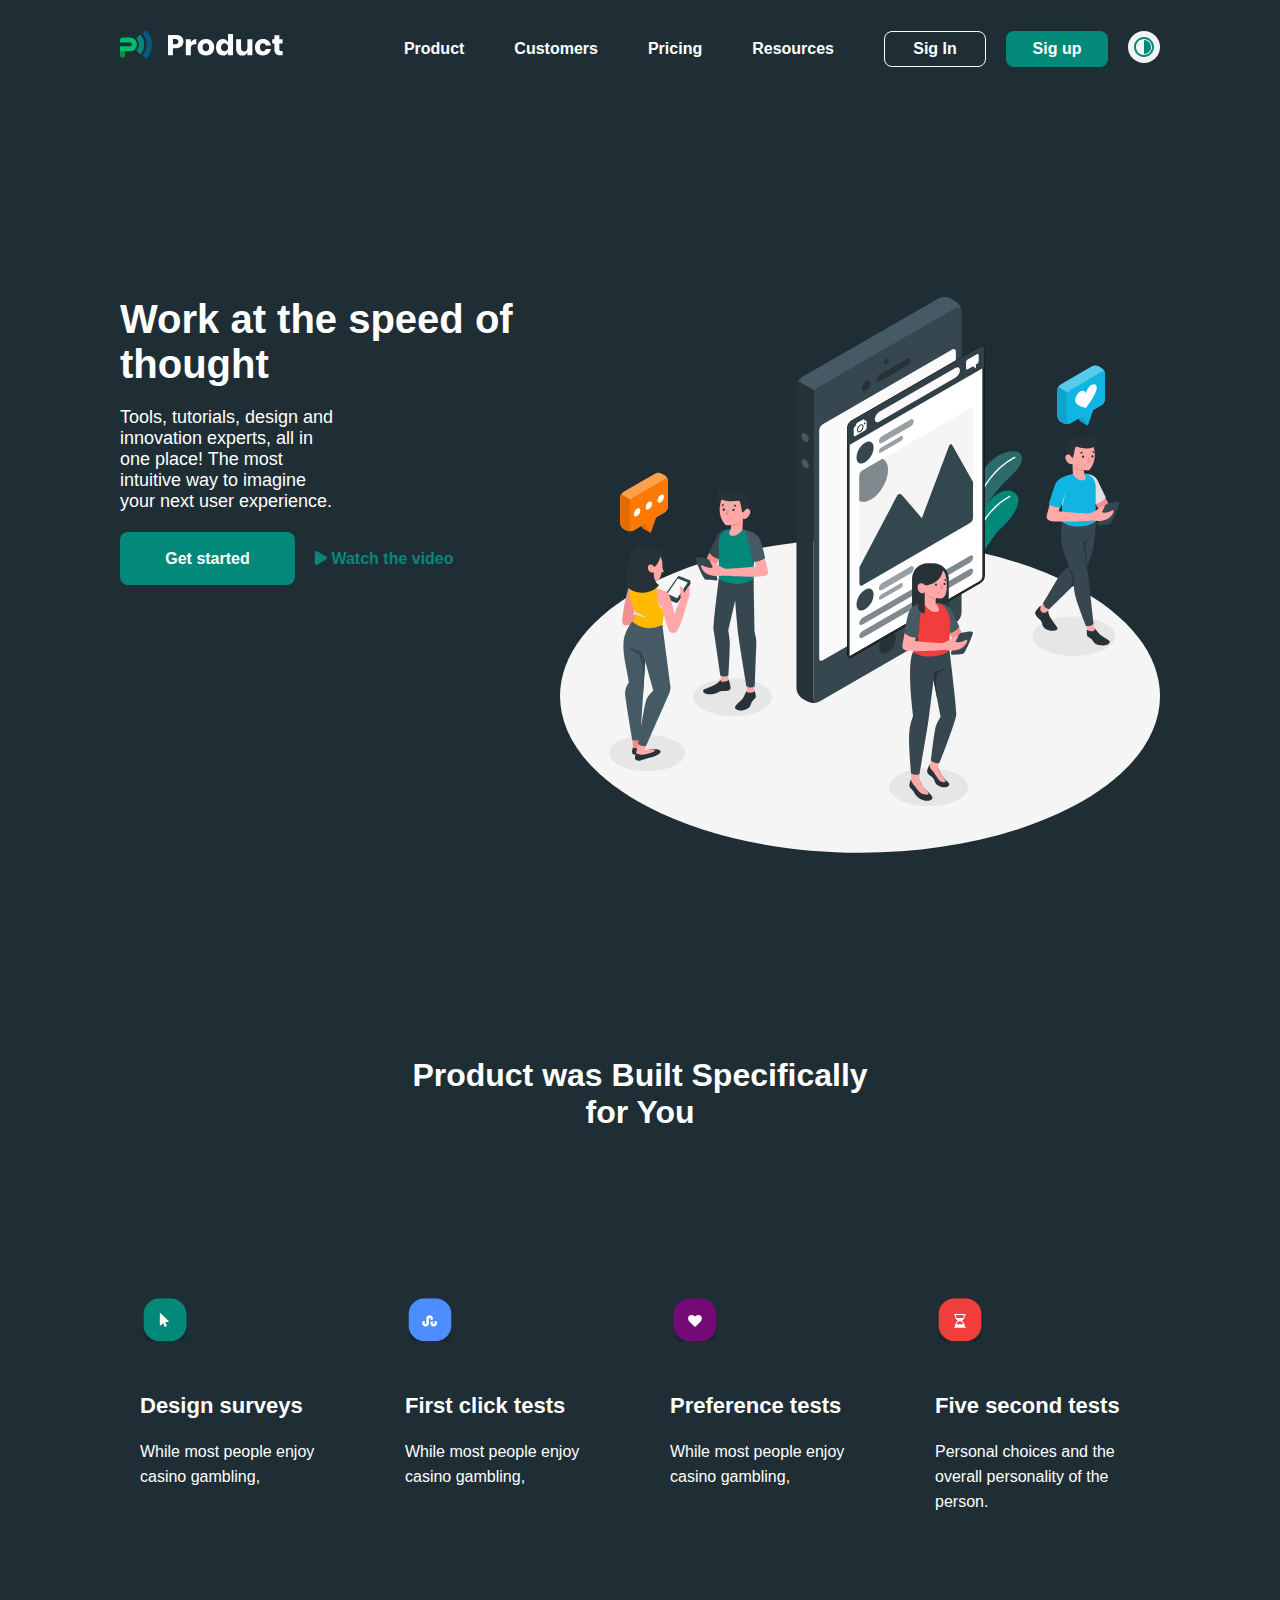
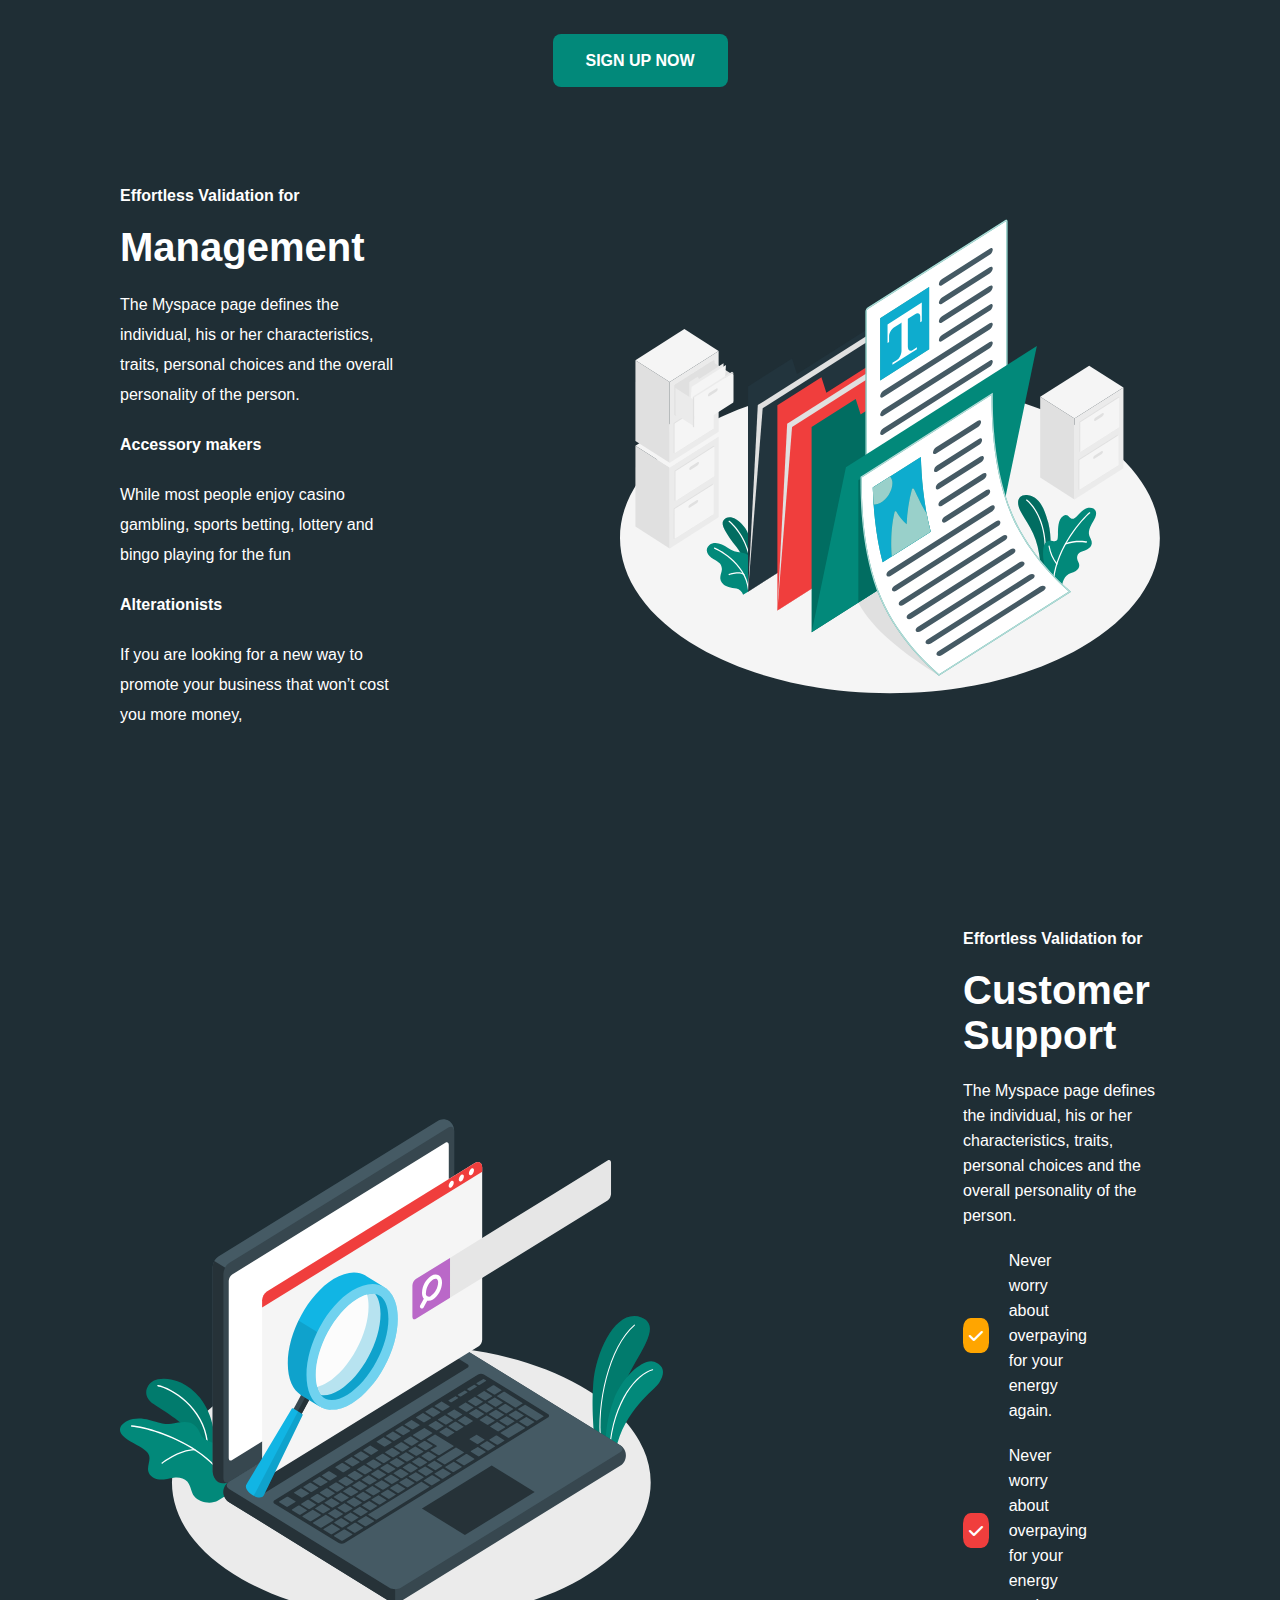
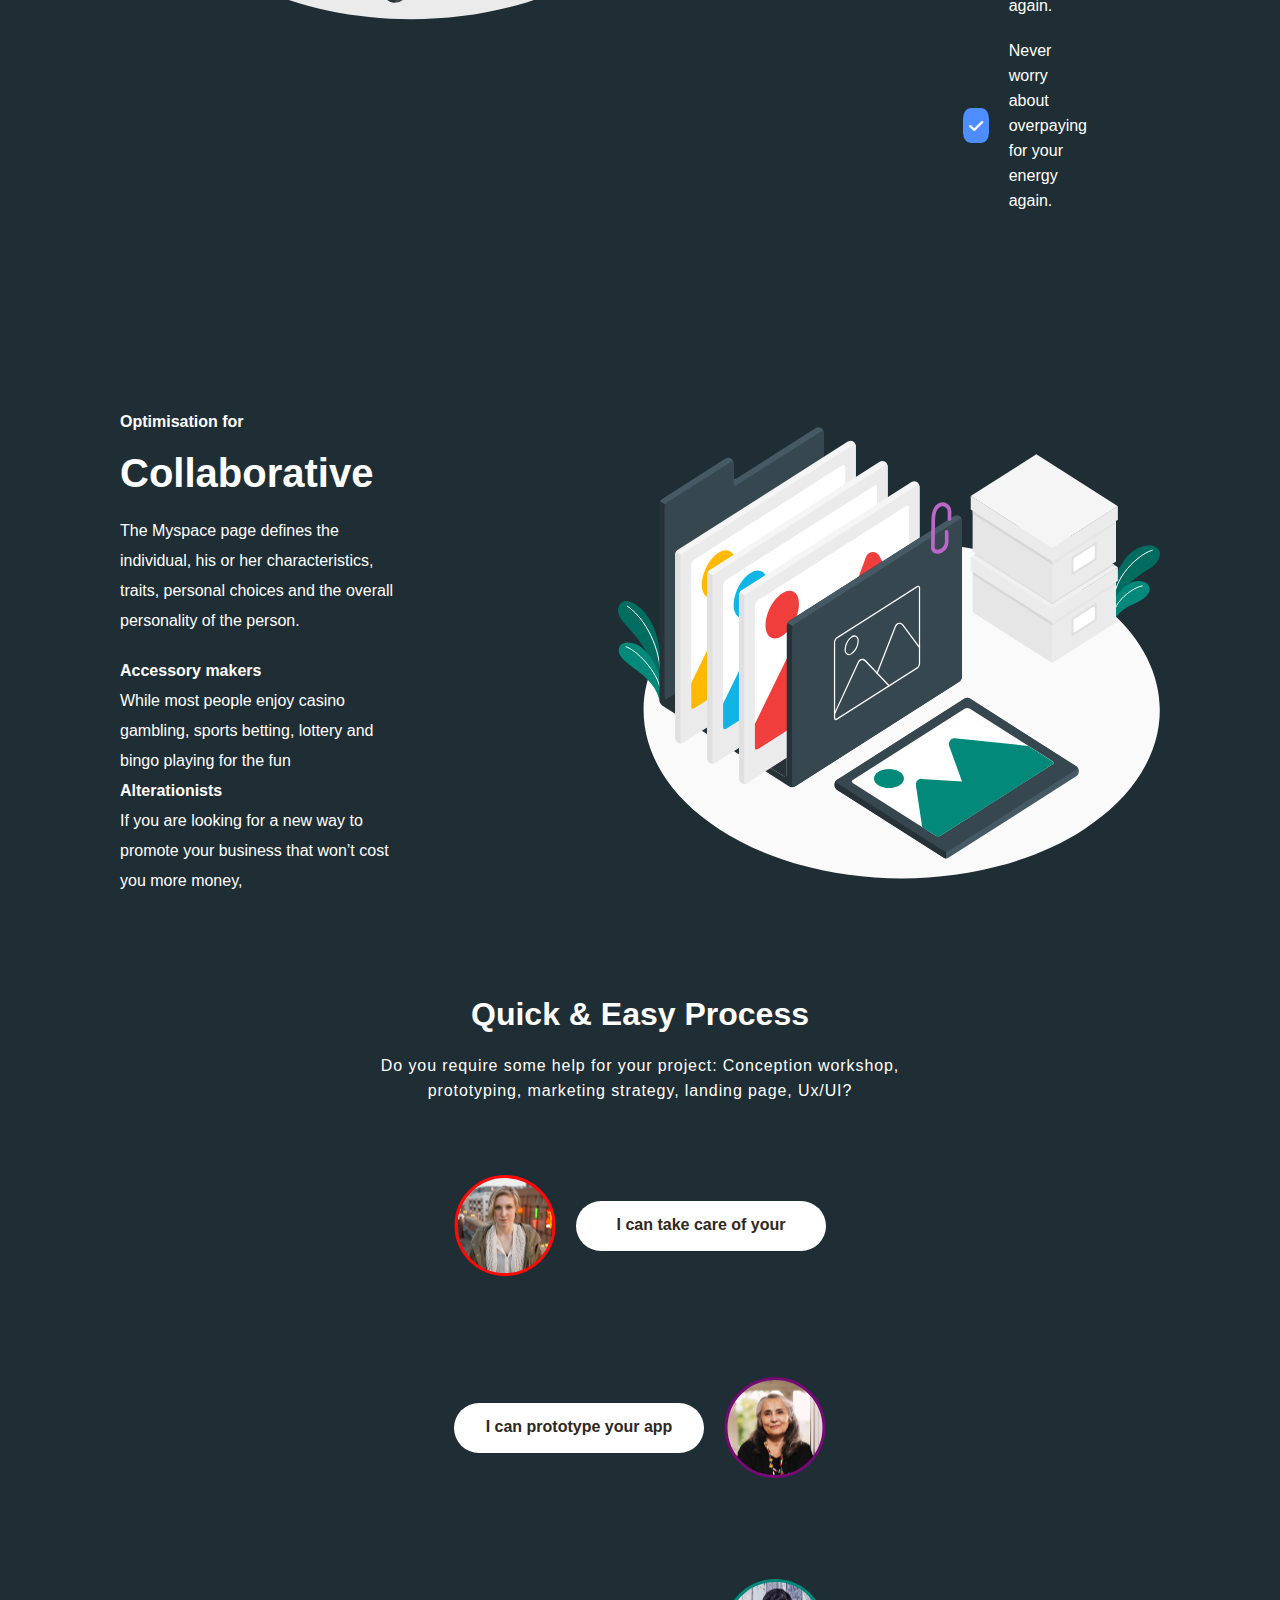
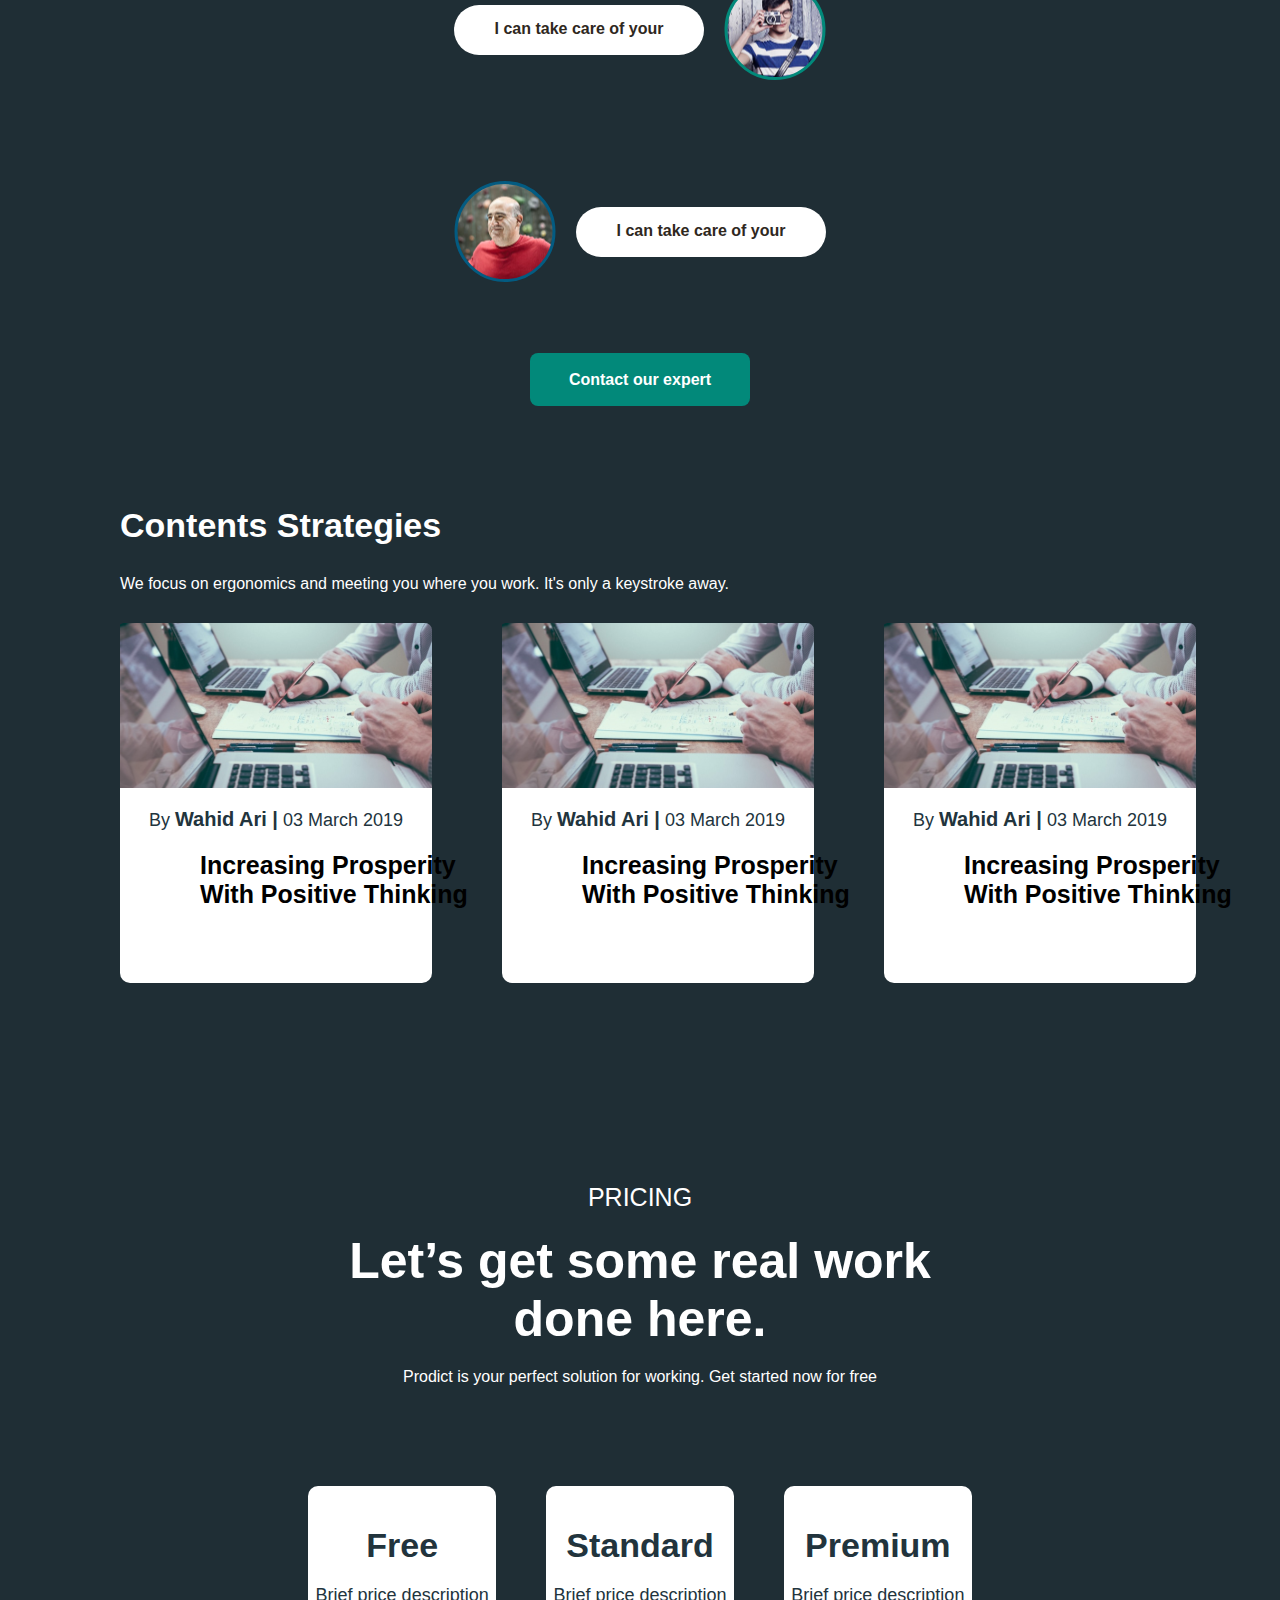
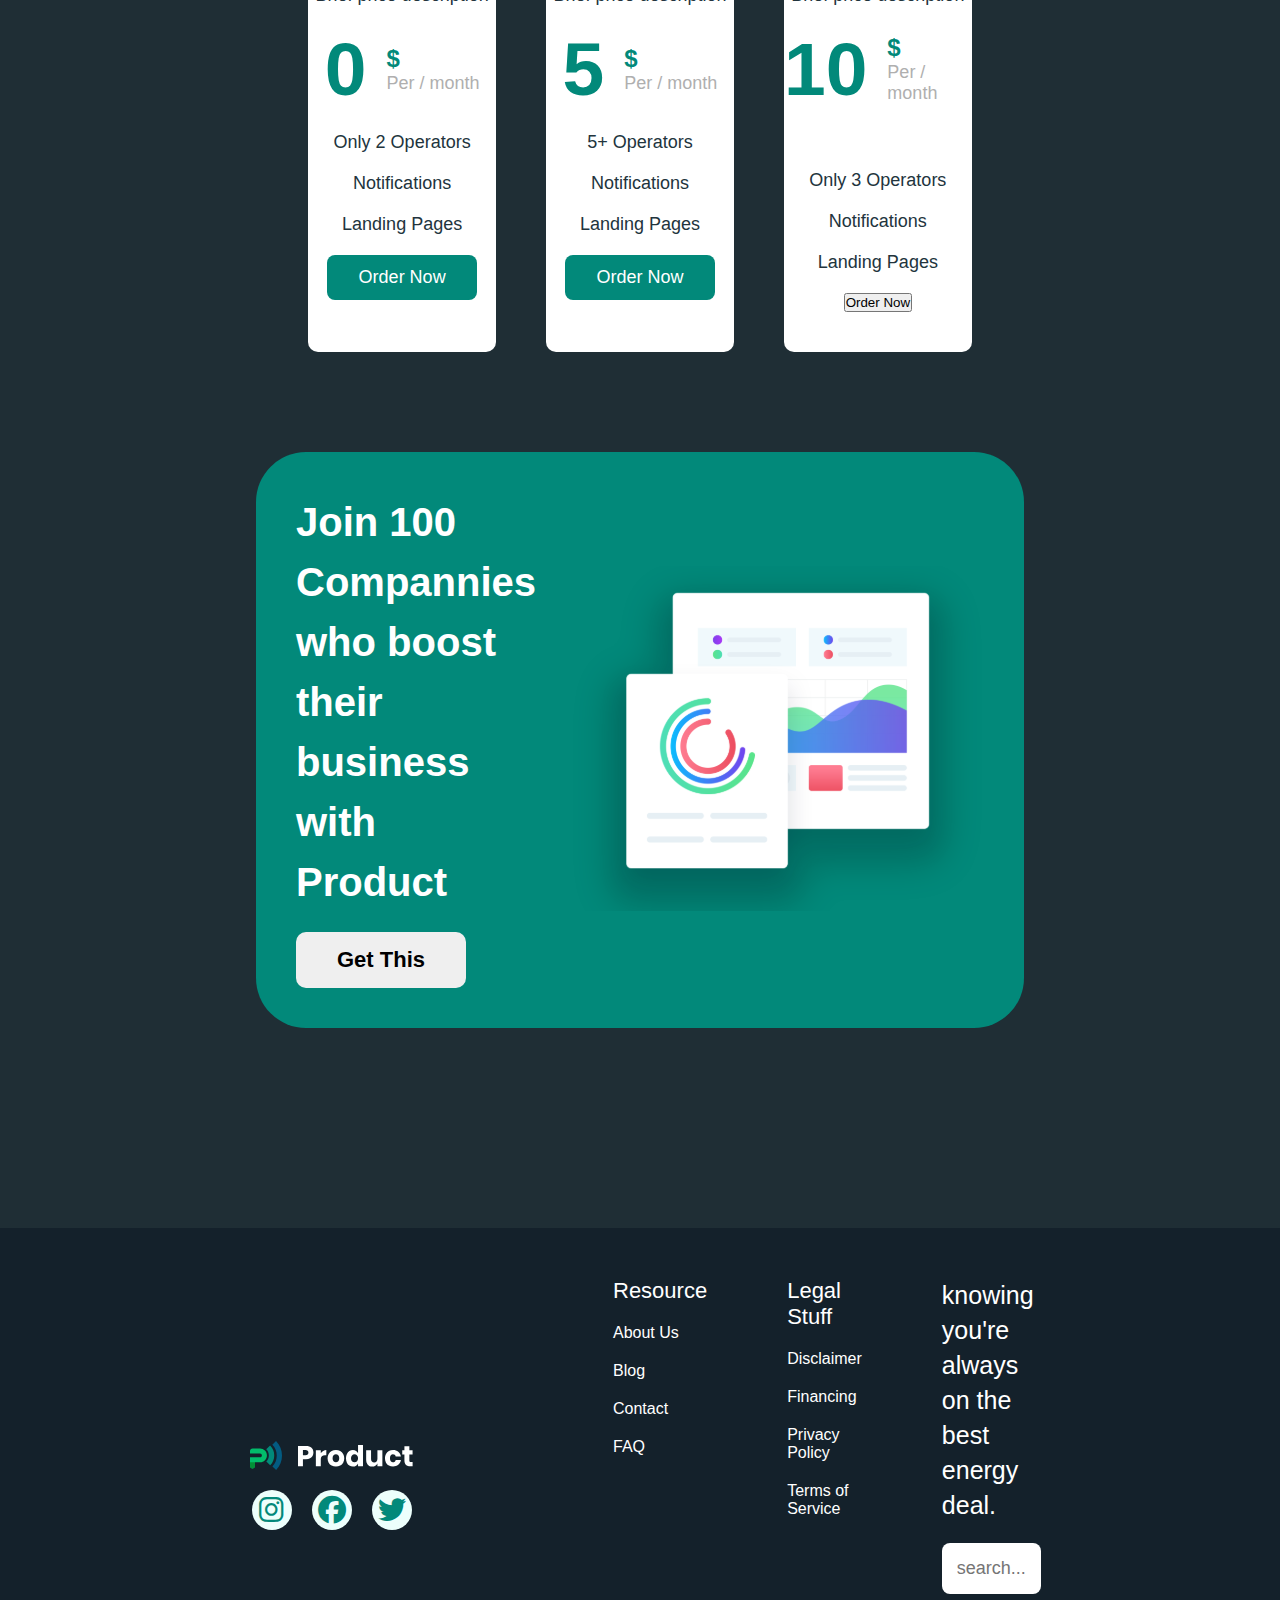
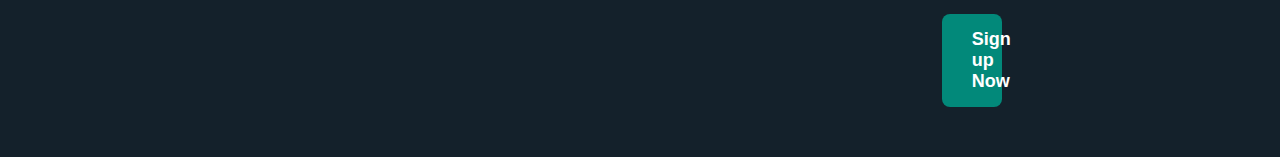
<file: index.html>
<!DOCTYPE html>
<html lang="en">
  <head>
    <meta charset="UTF-8" />
    <meta http-equiv="X-UA-Compatible" content="IE=edge" />
    <meta name="viewport" content="width=device-width, initial-scale=1.0" />
    <link rel="stylesheet" href="./css/style.min.css" />
    <link
      rel="stylesheet"
      href="https://cdnjs.cloudflare.com/ajax/libs/font-awesome/6.5.2/css/all.min.css"
    />
    <title>Pratice</title>
  </head>
  <body>
    <header>
      <nav class="navbar">
        <div class="header__logo">
          <a class="header__logo__link" href="#"
            ><img src="./Images/customer header logo.svg" alt="logo"
          /></a>
        </div>
        <ul class="header__list">
          <li class="header__item">
            <a class="header__link" href="#">Product</a>
          </li>
          <li class="header__item">
            <a class="header__link" href="./pages/customer.html">Customers</a>
          </li>
          <li class="header__item">
            <a class="header__link" href="./pages/pricing.html">Pricing</a>
          </li>
          <li class="header__item">
            <a class="header__link" href="./pages/resources.html">Resources</a>
          </li>
          <div class="header__btns">
            <button class="header__btn__sigIn">Sig In</button>
            <button class="header__btn__sigUp">Sig up</button>
            <a href="#"
              ><img src="./Images/nav logo right 3.svg" alt="log"
            /></a>
          </div>
        </ul>
      </nav>
    </header>
    <!-- MAIN -->
    <main class="container">
      <section class="hero__section">
        <div class="hero__box">
          <div class="hero__item">
            <h1 class="hero__title">Work at the speed of thought</h1>
            <p class="hero__desc">
              Tools, tutorials, design and innovation experts, all in one place!
              The most intuitive way to imagine your next user experience.
            </p>
            <div
              class="hero__btn"
              style="display: flex; align-items: center; gap: 20px"
            >
              <button class="hero__btn-left">Get started</button>
              <button class="hero__btn-right">
                <i class="fa-solid fa-play"></i> Watch the video
              </button>
            </div>
          </div>
          <div class="hero__img">
            <img src="./Images/hero.svg" alt="logo" />
          </div>
        </div>
      </section>
      <!-- PRDUCT -->
      <section class="product__box">
        <h1 class="product__bot__title">
          Product was Built Specifically for You
        </h1>
        <div class="product__items">
          <div class="product__item">
            <img src="./Images/product img - 1.svg" alt="img" />
            <h2 class="product__title">Design surveys</h2>
            <p class="product__desc">
              While most people enjoy casino gambling,
            </p>
          </div>
          <div class="product__item">
            <img src="./Images/product img -2.svg" alt="img" />
            <h2 class="product__title">First click tests</h2>
            <p class="product__desc">
              While most people enjoy casino gambling,
            </p>
          </div>
          <div class="product__item">
            <img src="./Images/product img - 3.svg" alt="img" />
            <h2 class="product__title">Preference tests</h2>
            <p class="product__desc">
              While most people enjoy casino gambling,
            </p>
          </div>
          <div class="product__item">
            <img src="./Images/product img - 4.svg" alt="img" />
            <h2 class="product__title">Five second tests</h2>
            <p class="product__desc">
              Personal choices and the overall personality of the person.
            </p>
          </div>
        </div>
        <button class="product__btn">SIGN UP NOW</button>
      </section>
      <!-- MANAGEMENT -->
      <sectin class="management">
        <div class="managment__box">
          <div class="managment__card">
            <h4 class="managment__card__for">Effortless Validation for</h4>
            <h2 class="managment__card__title">Management</h2>
            <p class="managment__card__desc">
              The Myspace page defines the individual, his or her
              characteristics, traits, personal choices and the overall
              personality of the person.
            </p>
            <div class="managment__info">
              <h4 class="managment__card__desc">Accessory makers</h4>
              <p class="managment__card__desc">
                While most people enjoy casino gambling, sports betting, lottery
                and bingo playing for the fun
              </p>
              <h4 class="managment__card__desc">Alterationists</h4>
              <p class="managment__card__desc">
                If you are looking for a new way to promote your business that
                won’t cost you more money,
              </p>
            </div>
          </div>
          <div class="managment__img">
            <img src="./Images/card1.svg" alt="img" />
          </div>
        </div>
        <div class="support">
          <div class="managment__img">
            <img src="./Images/card2.svg" alt="img" />
          </div>
          <div class="managment__card">
            <h4 class="managment__card__desc">Effortless Validation for</h4>
            <h2>Customer Support</h2>
            <p class="managment__card__desc">
              The Myspace page defines the individual, his or her
              characteristics, traits, personal choices and the overall
              personality of the person.
            </p>
            <div class="support__desc">
              <div class="oreng__box">
                <span class="oreng"><i class="fa-solid fa-check"></i></span>
                <p>Never worry about overpaying for your energy again.</p>
              </div>
              <div class="oreng__box">
                <span class="red"><i class="fa-solid fa-check"></i></span>
                <p>Never worry about overpaying for your energy again.</p>
              </div>
              <div class="oreng__box">
                <span class="blue"><i class="fa-solid fa-check"></i></span>
                <p>Never worry about overpaying for your energy again.</p>
              </div>
            </div>
          </div>
        </div>
        <div class="managment__box">
          <div class="managment__card">
            <h4 class="managment__card__for">Optimisation for</h4>
            <h2 class="managment__card__title">Collaborative</h2>
            <p class="managment__card__desc">
              The Myspace page defines the individual, his or her
              characteristics, traits, personal choices and the overall
              personality of the person.
            </p>
            <div class="managment__desc">
              <h4 class="managment__card__desc">Accessory makers</h4>
              <p class="managment__card__desc">
                While most people enjoy casino gambling, sports betting, lottery
                and bingo playing for the fun
              </p>
              <h4 class="managment__card__desc">Alterationists</h4>
              <p class="managment__card__desc">
                If you are looking for a new way to promote your business that
                won’t cost you more money,
              </p>
            </div>
          </div>
          <div class="managment__img">
            <img src="./Images/card3.svg" alt="img" />
          </div>
        </div>
      </sectin>
      <!-- QUICK -->
      <section class="quick">
        <div class="quick__box">
          <h1 class="quick__title">Quick & Easy Process</h1>
          <p class="quick__desc">
            Do you require some help for your project: Conception workshop,
            prototyping, marketing strategy, landing page, Ux/UI?
          </p>
          <div class="quick__img__items">
            <div class="quick__img__the-first">
              <img src="./Images/quick img - 1.svg" alt="img" />
              <p class="quick__img__the-first-desc">I can take care of your</p>
            </div>
            <div class="quick__img__the-first">
              <p class="quick__img__the-first-desc">I can prototype your app</p>
              <img src="./Images/quick img - 2.svg" alt="img" />
            </div>
            <div class="quick__img__the-first">
              <p class="quick__img__the-first-desc">I can take care of your</p>
              <img src="./Images/quick img - 3.svg" alt="img" />
            </div>
            <div class="quick__img__the-first">
              <img src="./Images/quick img - 4.svg" alt="img" />
              <p class="quick__img__the-first-desc">I can take care of your</p>
            </div>
          </div>
          <button class="quick__btn">Contact our expert</button>
        </div>
      </section>
      <!-- CONTENTS -->
      <section class="contents">
        <div class="contents__box">
          <h2 class="contents__title">Contents Strategies</h2>
          <p class="contents__desc">
            We focus on ergonomics and meeting you where you work. It's only a
            keystroke away.
          </p>
          <div class="contents__cards">
            <div class="contents__card">
              <img src="./Images/contents  img - 1.svg" alt="img" />
              <h3 class="contents__date">
                By <span>Wahid Ari |</span> 03 March 2019
              </h3>
              <p class="contents__desc">
                Increasing Prosperity With Positive Thinking
              </p>
            </div>
            <div class="contents__card">
              <img src="./Images/contents  img - 1.svg" alt="img" />
              <h3 class="contents__date">
                By <span>Wahid Ari |</span> 03 March 2019
              </h3>

              <p class="contents__desc">
                Increasing Prosperity With Positive Thinking
              </p>
            </div>
            <div class="contents__card">
              <img src="./Images/contents  img - 1.svg" alt="img" />
              <h3 class="contents__date">
                By <span>Wahid Ari |</span> 03 March 2019
              </h3>

              <p class="contents__desc">
                Increasing Prosperity With Positive Thinking
              </p>
            </div>
          </div>
        </div>
      </section>
      <!-- TABLE -->
      <section class="pricing__hero">
        <div class="pricing__hero__box">
          <h2 class="pricing__hero__title">PRICING</h2>
          <h1 class="pricing__hero__info">
            Let’s get some real work done here.
          </h1>
          <p class="pricing__hero__desc">
            Prodict is your perfect solution for working. Get started now for
            free
          </p>
          <div class="pricing__hero__cards">
            <div class="pricing__hero__card">
              <h2 class="pricing__hero__card__title">Free</h2>
              <p class="pricing__hero__card__desc">Brief price description</p>
              <div class="pricing__hero__card__prays">
                <h1 class="pricing__hero__card__prays-0">0</h1>
                <span class="pricing__hero__prays__the">
                  <h2 class="dollor">$</h2>
                  <p>Per / month</p>
                </span>
              </div>
              <p>Only 2 Operators</p>
              <p>Notifications</p>
              <p>Landing Pages</p>
              <button class="pricing__hero__card__btn">Order Now</button>
            </div>
            <div class="pricing__hero__card">
              <h2 class="pricing__hero__card__title">Standard</h2>
              <p class="pricing__hero__card__desc">Brief price description</p>
              <div class="pricing__hero__card__prays">
                <h1 class="pricing__hero__card__prays-0">5</h1>
                <span class="pricing__hero__prays__the">
                  <h2 class="dollor">$</h2>
                  <p>Per / month</p>
                </span>
              </div>
              <p>5+ Operators</p>
              <p>Notifications</p>
              <p>Landing Pages</p>
              <button class="pricing__hero__card__btn">Order Now</button>
            </div>
            <div class="pricing__hero__card">
              <h2 class="pricing__hero__card__title">Premium</h2>
              <p class="pricing__hero__card__desc">Brief price description</p>
              <div class="pricing__hero__card__prays">
                <h1 class="pricing__hero__card__prays-0">10</h1>
                <span class="pricing__hero__prays__the">
                  <h2 class="dollor">$</h2>
                  <p>Per / month</p>
                </span>
              </div>
              pricing__
              <p>Only 3 Operators</p>
              <p>Notifications</p>
              <p>Landing Pages</p>
              <button class="hero__card__btn">Order Now</button>
            </div>
          </div>
        </div>
      </section>
      <!--  -->
    </main>
    <!-- JOIN -->
    <section class="join">
      <div class="join__cards">
        <div class="join__card">
          <h1 class="join__title">
            Join 100 Compannies who boost their business with Product
          </h1>
          <button class="join__card__btn">Get This</button>
        </div>
        <div class="join__card__img">
          <img src="../Images/pricing__JOIN img.svg" alt="img" />
        </div>
      </div>
    </section>
    <!-- FOOTER -->
    <footer class="footer">
      <div class="footer__logo">
        <a href="../index.html"
          ><img src="../Images/pricing footer img.svg" alt="img"
        /></a>
        <span>
          <p><i class="fa-brands fa-instagram"></i></p>
          <p><i class="fa-brands fa-facebook"></i></p>
          <p><i class="fa-brands fa-twitter"></i></p>
        </span>
      </div>
      <nav class="footer__navbar">
        <ul class="footer__list">
          <li class="footer__list__title">Resource</li>
          <li class="footer__link"><a href="#">About Us</a></li>
          <li class="footer__link"><a href="#">Blog</a></li>
          <li class="footer__link"><a href="#">Contact</a></li>
          <li class="footer__link"><a href="#">FAQ</a></li>
        </ul>
        <ul class="footer__list">
          <li class="footer__list__title">Legal Stuff</li>
          <li class="footer__link"><a href="#">Disclaimer</a></li>
          <li class="footer__link"><a href="#">Financing</a></li>
          <li class="footer__link"><a href="#">Privacy Policy</a></li>
          <li class="footer__link"><a href="#">Terms of Service</a></li>
        </ul>
        <form class="footer__form">
          <h2 class="form__title">
            knowing you're always on the best energy deal.
          </h2>
          <input
            class="footer__form__input"
            type="text"
            placeholder="search..."
          />
          <button class="footer__btn">Sign up Now</button>
        </form>
      </nav>
    </footer>
  </body>
</html>
</file>
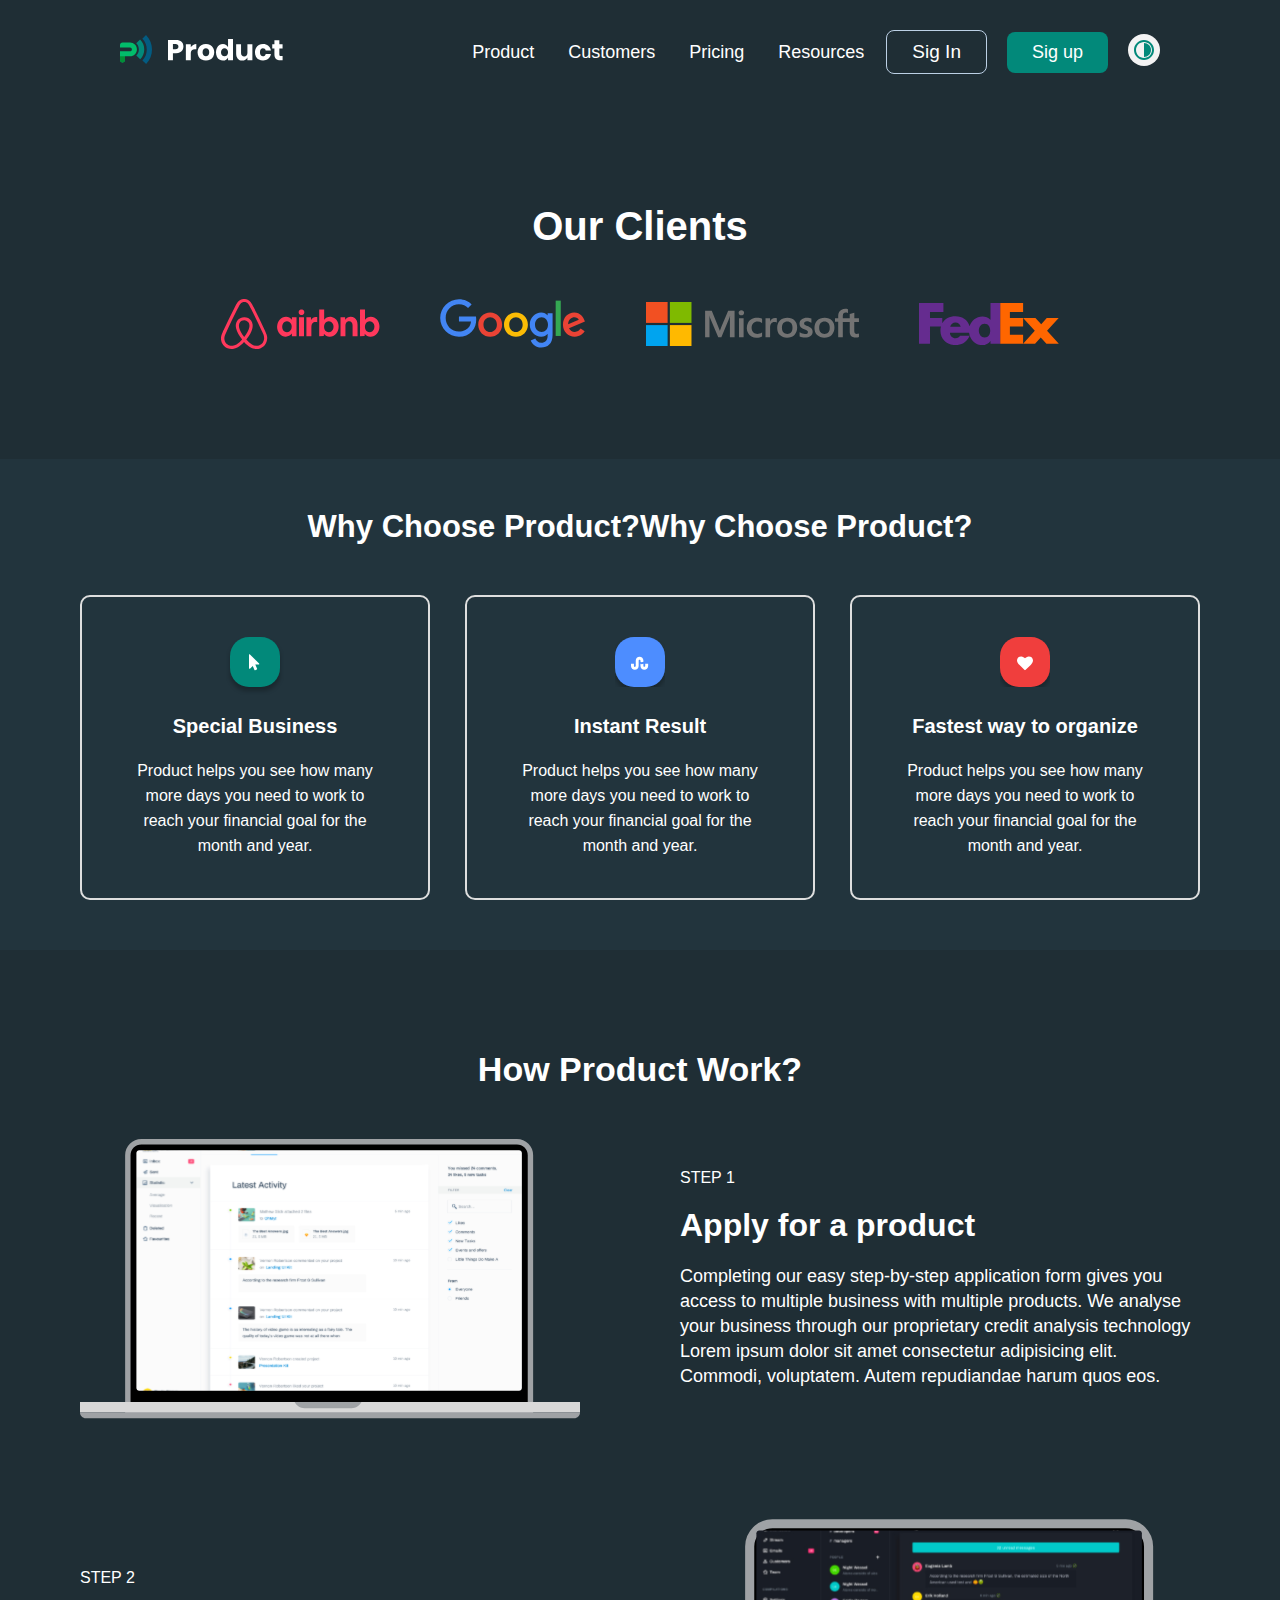
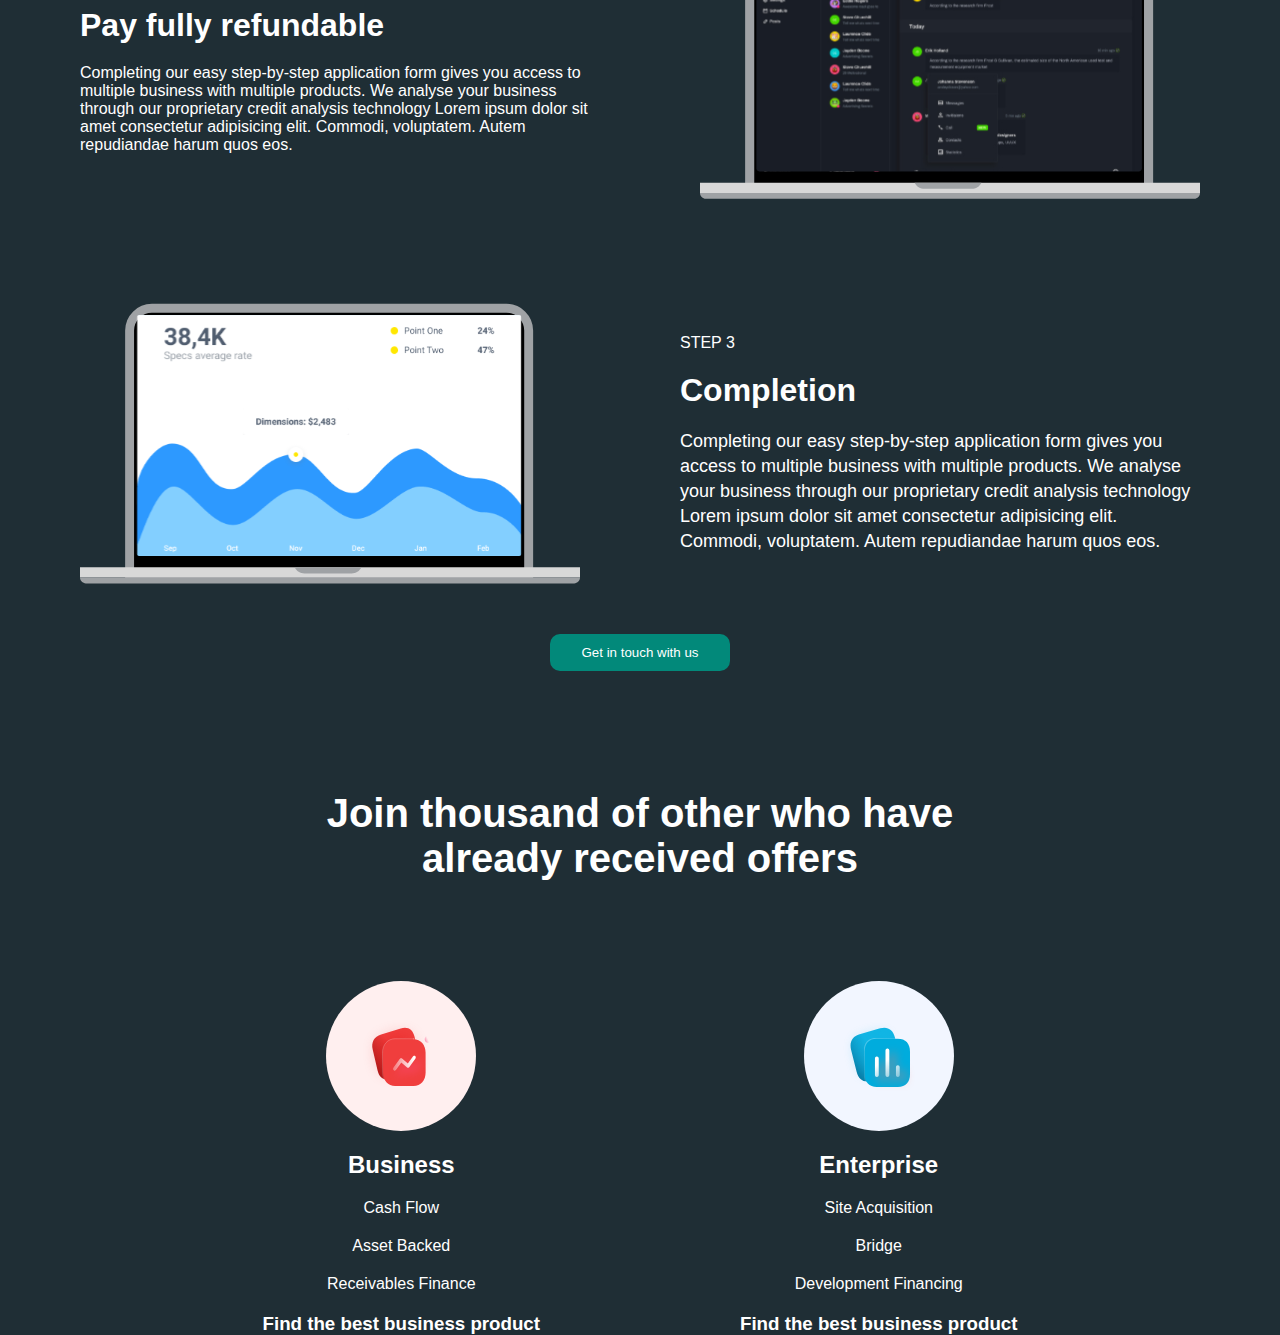
<file: pages/customer.html>
<!DOCTYPE html>
<html lang="en">
  <head>
    <meta charset="UTF-8" />
    <meta http-equiv="X-UA-Compatible" content="IE=edge" />
    <meta name="viewport" content="width=device-width, initial-scale=1.0" />
    <link rel="stylesheet" href="../css/customer.min.css" />
    <link
      rel="stylesheet"
      href="https://cdnjs.cloudflare.com/ajax/libs/font-awesome/6.5.2/css/all.min.css"
    />
    <title>CUSTOMER</title>
  </head>
  <body>
    <header>
      <nav class="navbar">
        <div class="header__logo">
          <a class="header__logo__link" href="../index.html"
            ><img src="../Images/customer header logo.svg" alt="logo" />
          </a>
        </div>
        <div class="header__right">
          <ul class="header__list">
            <li class="header__item">
              <a class="header__link" href="#">Product</a>
            </li>
            <li class="header__item">
              <a class="header__link" href="#">Customers</a>
            </li>
            <li class="header__item">
              <a class="header__link" href="../pages/pricing.html">Pricing</a>
            </li>
            <li class="header__item">
              <a class="header__link" href="./resources.html">Resources</a>
            </li>
          </ul>
          <div class="header__btns">
            <button class="header__btn__sigIn">Sig In</button>
            <button class="header__btn__sigUp">Sig up</button>
            <button class="user"><i class="fa-solid fa-user"></i></button>
            <button onclick="btn()" class="hamburger">
              <i class="fa-solid fa-list"></i>
            </button>
            <a href="#"
              ><img src="../Images/customer dargmode img.svg" alt="log"
            /></a>
          </div>
        </div>
      </nav>
    </header>
    <main>
      <section class="ourClients container">
        <h2 class="ourClients__title">Our Clients</h2>
        <div class="ourCLients__box">
          <img src="../Images/airbnb.svg" alt="img" />
          <img src="../Images/geogle.svg" alt="img" />
          <img src="../Images/microsoft.svg" alt="img" />
          <img src="../Images/FedEx.svg" alt="img" />
        </div>
      </section>
      <!-- choose__product -->
      <section class="choose__product">
        <h1 class="choose__product__title">
          Why Choose Product?Why Choose Product?
        </h1>
        <div class="choose__product__items">
          <div class="choose__product__item">
            <img src="../Images/choose product img - 1.svg" alt="img" />
            <h3 class="choose__product__item__title">Special Business</h3>
            <p class="choose__product__item__desc">
              Product helps you see how many more days you need to work to reach
              your financial goal for the month and year.
            </p>
          </div>
          <div class="choose__product__item">
            <img src="../Images/choose product img - 2.svg" alt="img" />
            <h3 class="choose__product__item__title">Instant Result</h3>
            <p class="choose__product__item__desc">
              Product helps you see how many more days you need to work to reach
              your financial goal for the month and year.
            </p>
          </div>
          <div class="choose__product__item">
            <img src="../Images/choose product img - 3.svg" alt="img" />
            <h3 class="choose__product__item__title">
              Fastest way to organize
            </h3>
            <p class="choose__product__item__desc">
              Product helps you see how many more days you need to work to reach
              your financial goal for the month and year.
            </p>
          </div>
        </div>
      </section>
      <!-- CUSTOMER - WORK -->
      <section class="work">
        <h1 class="work__title">How Product Work?</h1>
        <div class="work__cards">
          <div class="work__card">
            <img src="../Images/work img - 1.svg" alt="work img" />
            <div class="work__card__info">
              <h2 class="work__card__theFirst">STEP 1</h2>
              <h1 class="work__card__title">Apply for a product</h1>
              <p class="work__card__desc">
                Completing our easy step-by-step application form gives you
                access to multiple business with multiple products. We analyse
                your business through our proprietary credit analysis technology
                Lorem ipsum dolor sit amet consectetur adipisicing elit.
                Commodi, voluptatem. Autem repudiandae harum quos eos.
              </p>
            </div>
          </div>
          <div class="work__card">
            <div class="work__card__info">
              <h2 class="work__card__theFirst">STEP 2</h2>
              <h1 class="work__card__title">Pay fully refundable</h1>
              <p class="work__card__desc__step2">
                Completing our easy step-by-step application form gives you
                access to multiple business with multiple products. We analyse
                your business through our proprietary credit analysis technology
                Lorem ipsum dolor sit amet consectetur adipisicing elit.
                Commodi, voluptatem. Autem repudiandae harum quos eos.
              </p>
            </div>
            <div class="step2__img">
              <img src="../Images/work img - 2.svg" alt="work img" />
            </div>
          </div>
          <div class="work__card">
            <img src="../Images/work img - 3.svg" alt="work img" />
            <div class="work__card__info">
              <h2 class="work__card__theFirst">STEP 3</h2>
              <h1 class="work__card__title">Completion</h1>
              <p class="work__card__desc">
                Completing our easy step-by-step application form gives you
                access to multiple business with multiple products. We analyse
                your business through our proprietary credit analysis technology
                Lorem ipsum dolor sit amet consectetur adipisicing elit.
                Commodi, voluptatem. Autem repudiandae harum quos eos.
              </p>
            </div>
          </div>
        </div>
        <button class="work__btn">Get in touch with us</button>
      </section>
      <!-- CUSTOMER JOIN -->
      <section class="customer__join">
        <h1 class="customer__join__title">
          Join thousand of other who have already received offers
        </h1>
        <div class="customer__join__items">
          <div class="customer__join__item">
            <img src="../Images/customer join img 1.svg" alt="img" />
            <h2>Business</h2>
            <p>Cash Flow</p>
            <p>Asset Backed</p>
            <p>Receivables Finance</p>
            <h3>Find the best business product</h3>
          </div>
          <div class="customer__join__item">
            <img src="../Images/customer join img 2.svg" alt="img" />
            <h2>Enterprise</h2>
            <p>Site Acquisition</p>
            <p>Bridge</p>
            <p>Development Financing</p>
            <h3>Find the best business product</h3>
          </div>
        </div>
      </section>
    </main>
  </body>
</html>

<!-- <script src="../js/app.js"></script> -->
</file>
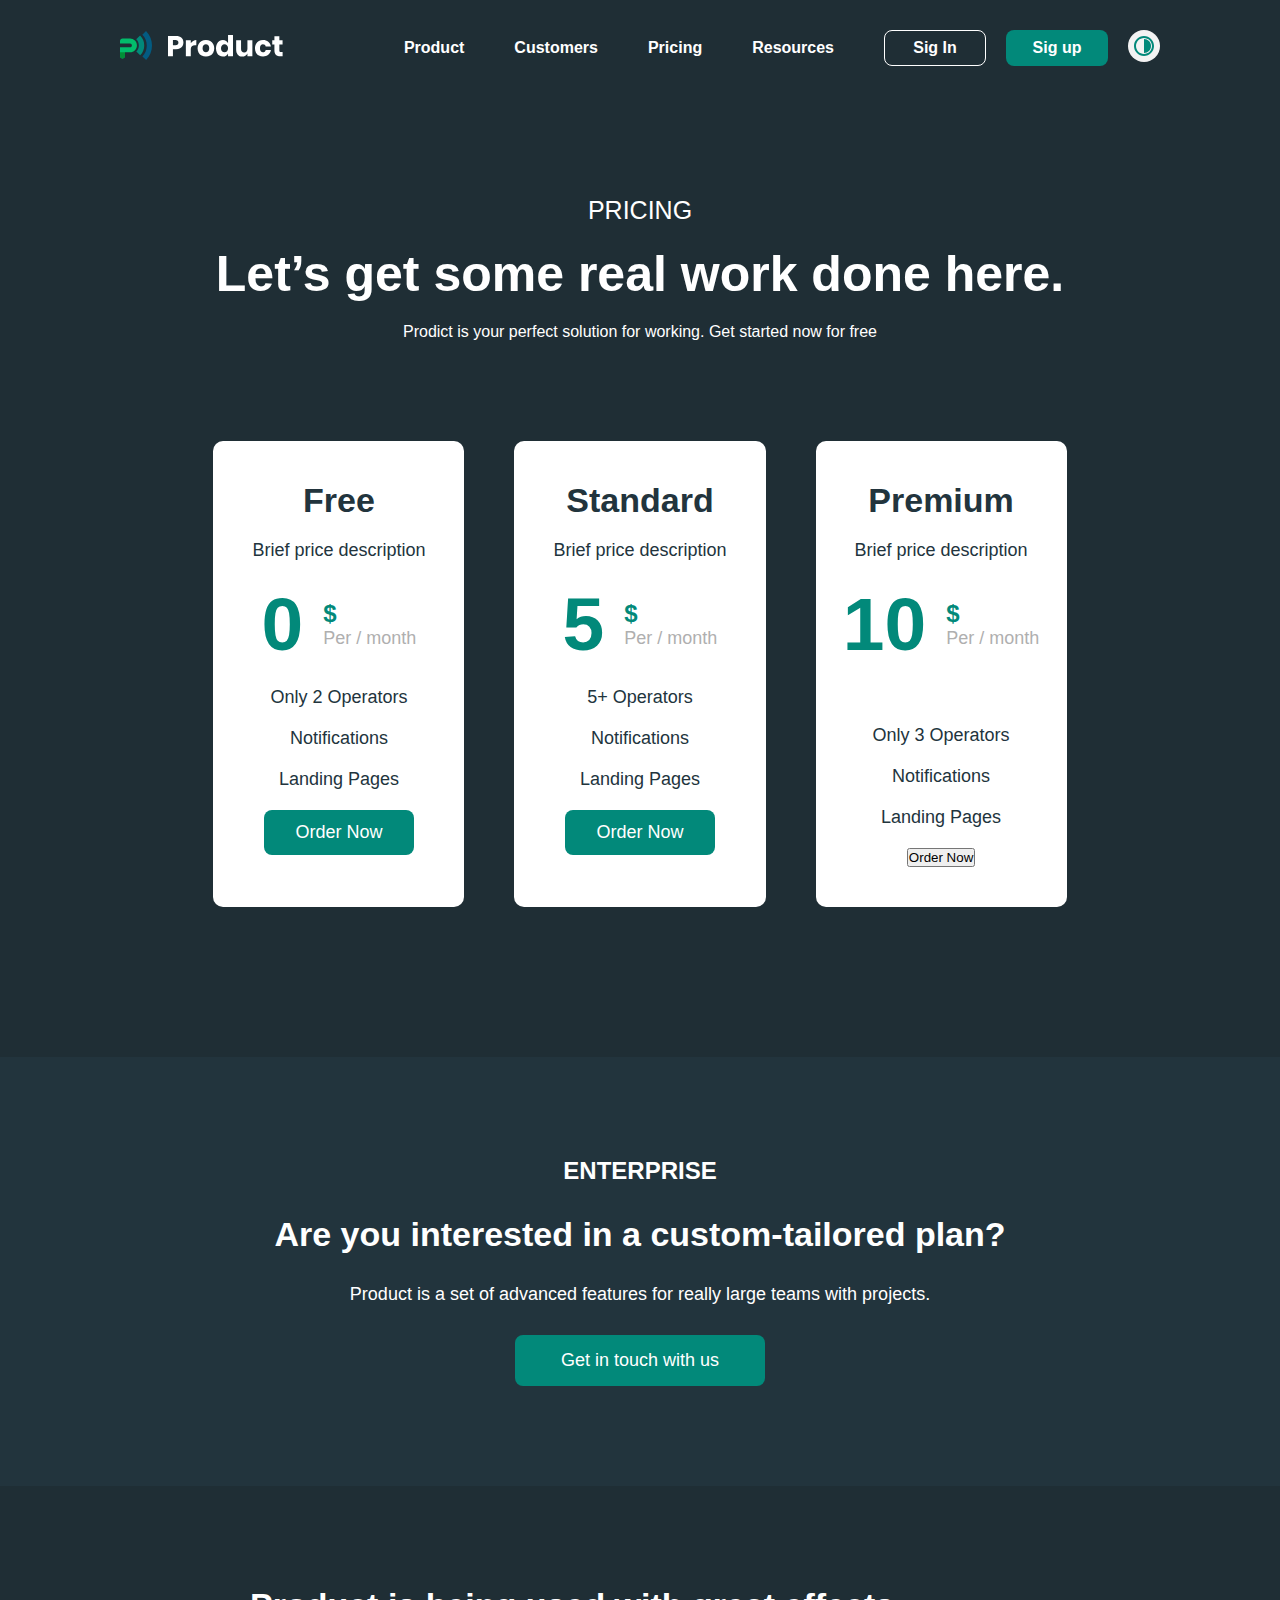
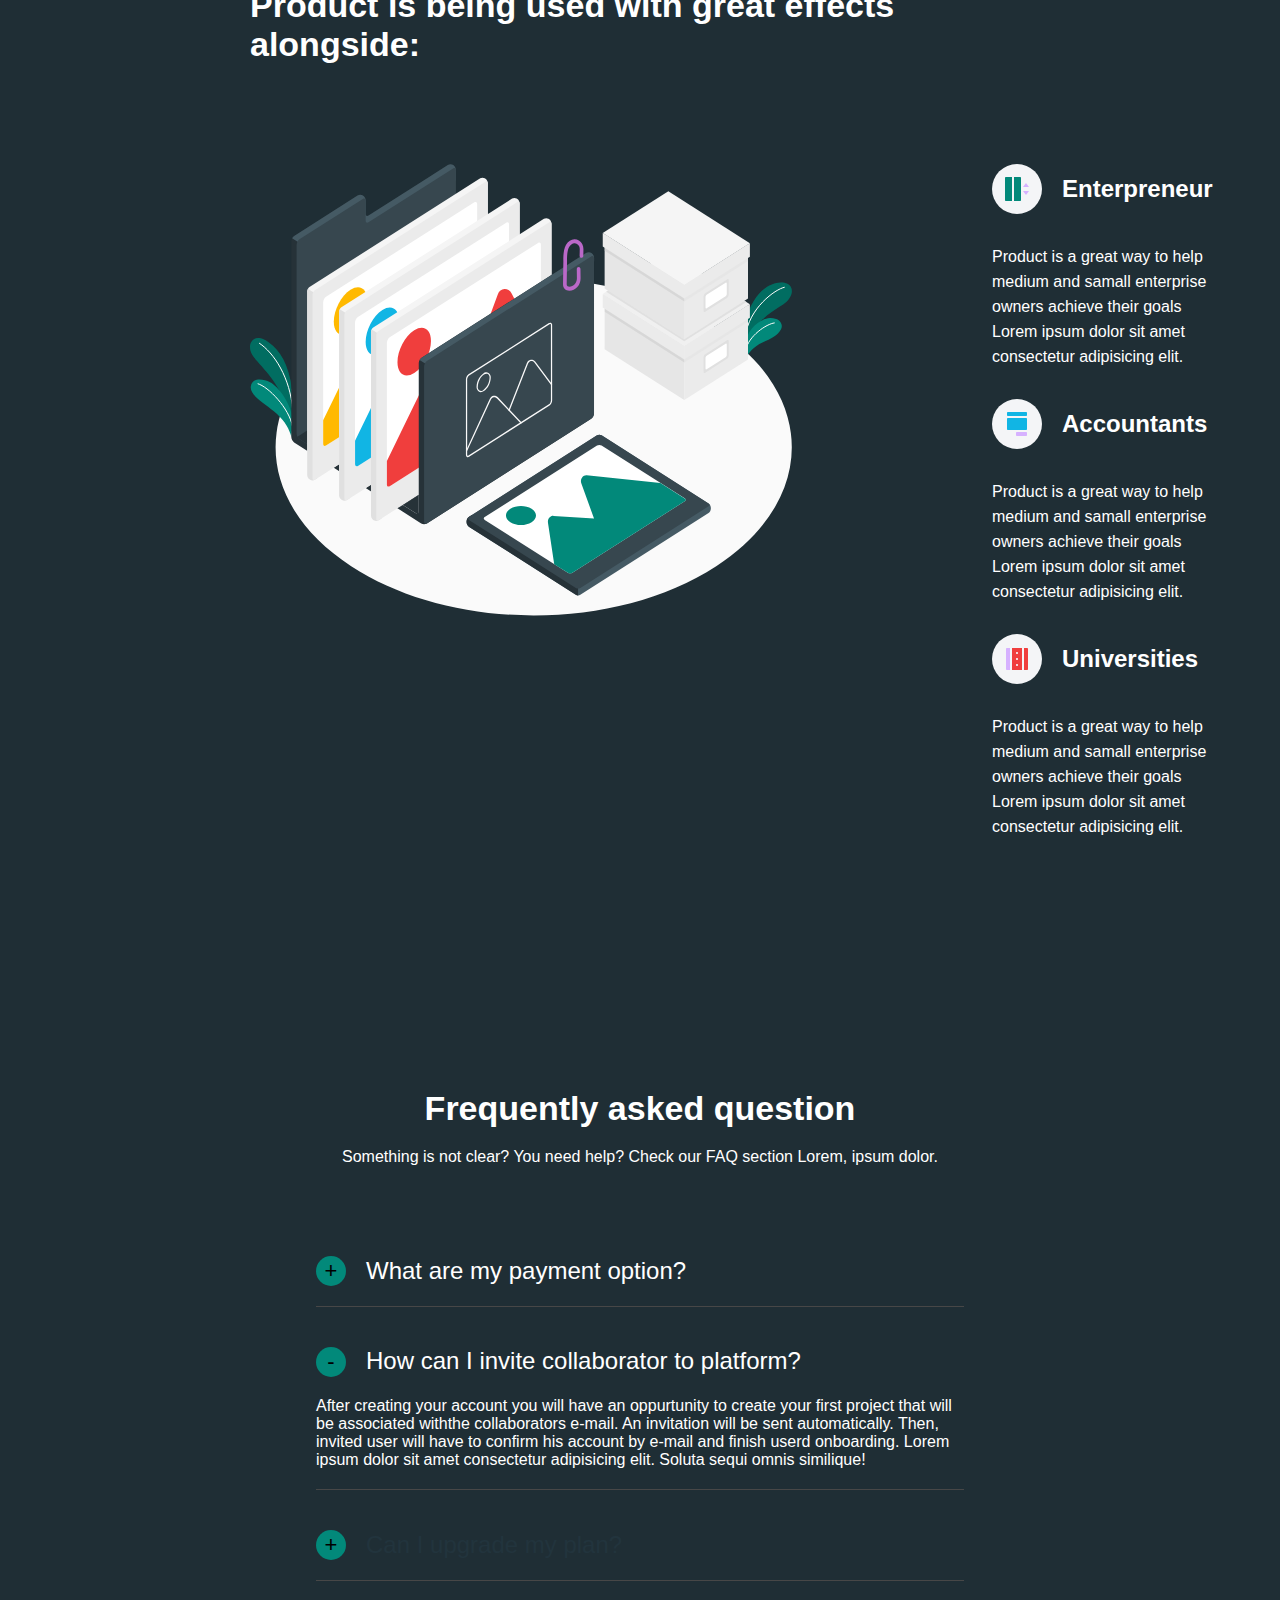
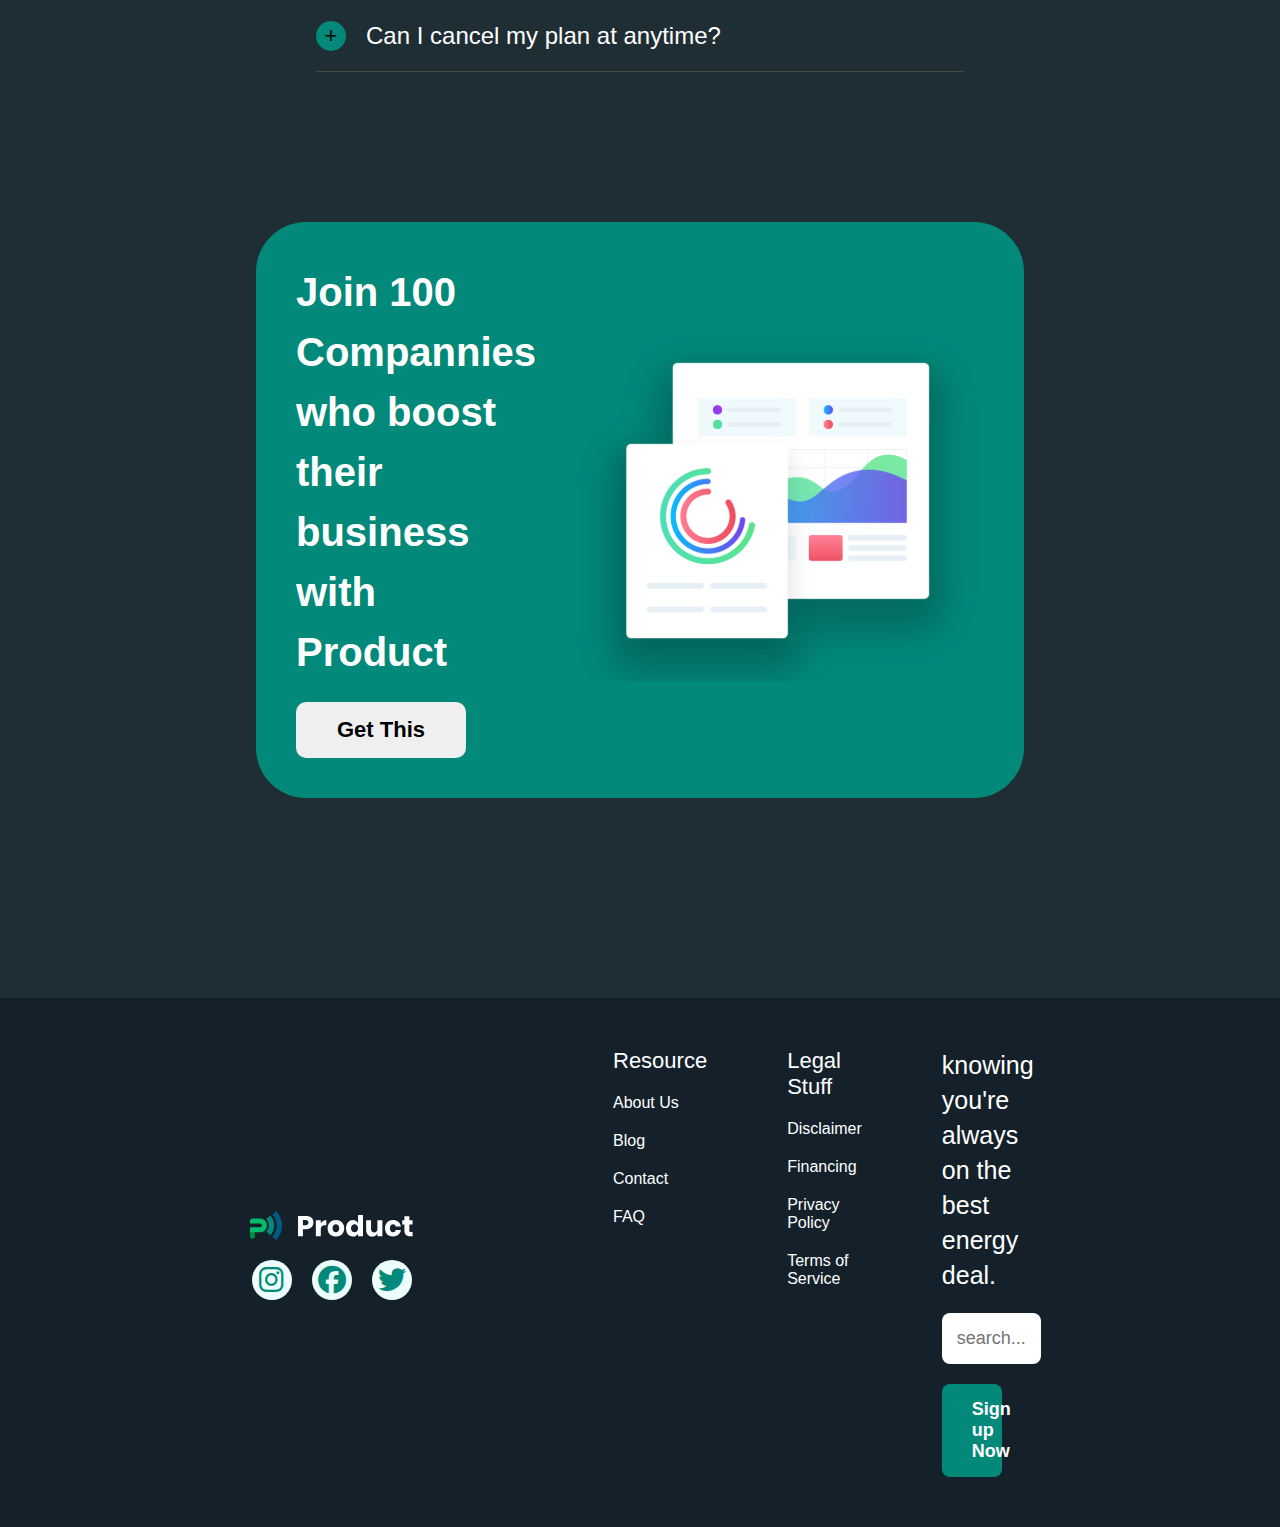
<file: pages/pricing.html>
<!DOCTYPE html>
<html lang="en">
  <head>
    <meta charset="UTF-8" />
    <meta http-equiv="X-UA-Compatible" content="IE=edge" />
    <meta name="viewport" content="width=device-width, initial-scale=1.0" />
    <link rel="stylesheet" href="../css/style.min.css" />
    <link
      rel="stylesheet"
      href="https://cdnjs.cloudflare.com/ajax/libs/font-awesome/6.5.2/css/all.min.css"
    />
    <title>Pricing</title>
  </head>
  <body>
    <header>
      <nav class="navbar">
        <div class="header__logo">
          <a class="header__link" href="../index.html"
            ><img src="../Images/customer header logo.svg" alt="logo" />
          </a>
        </div>
        <ul class="header__list">
          <li class="header__item">
            <a class="header__link" href="#">Product</a>
          </li>
          <li class="header__item">
            <a class="header__link" href="./customer.html">Customers</a>
          </li>
          <li class="header__item">
            <a class="header__link" href="#">Pricing</a>
          </li>
          <li class="header__item">
            <a class="header__link" href="./resources.html">Resources</a>
          </li>
          <div class="header__btns">
            <button class="header__btn__sigIn">Sig In</button>
            <button class="header__btn__sigUp">Sig up</button>
            <a href="#"
              ><img src="../Images/nav logo right 3.svg" alt="log"
            /></a>
          </div>
        </ul>
      </nav>
    </header>
    <!-- MAIN -->
    <main class="pricing__pricing__main">
      <section class="pricing__hero">
        <div class="pricing__hero__box">
          <h2 class="pricing__hero__title">PRICING</h2>
          <h1 class="pricing__hero__info">
            Let’s get some real work done here.
          </h1>
          <p class="pricing__hero__desc">
            Prodict is your perfect solution for working. Get started now for
            free
          </p>
          <div class="pricing__hero__cards">
            <div class="pricing__hero__card">
              <h2 class="pricing__hero__card__title">Free</h2>
              <p class="pricing__hero__card__desc">Brief price description</p>
              <div class="pricing__hero__card__prays">
                <h1 class="pricing__hero__card__prays-0">0</h1>
                <span class="pricing__hero__prays__the">
                  <h2 class="dollor">$</h2>
                  <p>Per / month</p>
                </span>
              </div>
              <p>Only 2 Operators</p>
              <p>Notifications</p>
              <p>Landing Pages</p>
              <button class="pricing__hero__card__btn">Order Now</button>
            </div>
            <div class="pricing__hero__card">
              <h2 class="pricing__hero__card__title">Standard</h2>
              <p class="pricing__hero__card__desc">Brief price description</p>
              <div class="pricing__hero__card__prays">
                <h1 class="pricing__hero__card__prays-0">5</h1>
                <span class="pricing__hero__prays__the">
                  <h2 class="dollor">$</h2>
                  <p>Per / month</p>
                </span>
              </div>
              <p>5+ Operators</p>
              <p>Notifications</p>
              <p>Landing Pages</p>
              <button class="pricing__hero__card__btn">Order Now</button>
            </div>
            <div class="pricing__hero__card">
              <h2 class="pricing__hero__card__title">Premium</h2>
              <p class="pricing__hero__card__desc">Brief price description</p>
              <div class="pricing__hero__card__prays">
                <h1 class="pricing__hero__card__prays-0">10</h1>
                <span class="pricing__hero__prays__the">
                  <h2 class="dollor">$</h2>
                  <p>Per / month</p>
                </span>
              </div>
              pricing__
              <p>Only 3 Operators</p>
              <p>Notifications</p>
              <p>Landing Pages</p>
              <button class="hero__card__btn">Order Now</button>
            </div>
          </div>
        </div>
      </section>
      <!-- ENTERPRISE -->
      <section class="enterprise">
        <div class="enterprise__box">
          <h3 class="enterprise__title">ENTERPRISE</h3>
          <h1 class="enterprise__info">
            Are you interested in a custom-tailored plan?
          </h1>
          <p class="enterprise__desc">
            Product is a set of advanced features for really large teams with
            projects.
          </p>
          <button class="enterprise__btn">Get in touch with us</button>
        </div>
      </section>
      <!--PRODUCT  -->
      <section class="pricing__pricing__product">
        <div class="pricing__product__box">
          <h1 class="pricing__product__title">
            Product is being used with great effects alongside:
          </h1>
          <div class="pricing__product__cards">
            <div class="product__card__img">
              <img src="../Images/card3.svg" alt="" />
            </div>
            <div class="pricing__product__card">
              <div class="pricing__product__card__logo">
                <img src="../Images/pricing-product-logo img-1.svg" alt="img" />
                <h2 class="pricing__product__card__logo__title">
                  Enterpreneur
                </h2>
              </div>
              <p class="pricing__product__card__desc">
                Product is a great way to help medium and samall enterprise
                owners achieve their goals Lorem ipsum dolor sit amet
                consectetur adipisicing elit.
              </p>
              <div class="pricing__product__card__logo">
                <img src="../Images/pricing-product-logo img-2.svg" alt="img" />
                <h2 class="product__card__logo__title">Accountants</h2>
              </div>
              <p class="pricing__product__card__desc">
                Product is a great way to help medium and samall enterprise
                owners achieve their goals Lorem ipsum dolor sit amet
                consectetur adipisicing elit.
              </p>
              <div class="pricing__product__card__logo">
                <img src="../Images/pricing-product-logo img-3.svg" alt="img" />
                <h2 class="product__card__logo__title">Universities</h2>
              </div>
              <p class="pricing__product__card__desc">
                Product is a great way to help medium and samall enterprise
                owners achieve their goals Lorem ipsum dolor sit amet
                consectetur adipisicing elit.
              </p>
            </div>
          </div>
        </div>
      </section>
      <!-- OUR FAQ -->
      <section class="ourFaq">
        <div class="ourfaq__box">
          <h1 class="ourFaq__box-title">Frequently asked question</h1>
          <p class="ourFaq__box-desc">
            Something is not clear? You need help? Check our FAQ section Lorem,
            ipsum dolor.
          </p>

          <div class="ourFaq__box-item">
            <div class="ourFaq__item-theFirst">
              <span class="ourFaq__item__plus">+</span>
              <p class="ourFaq__plus__desc">What are my payment option?</p>
            </div>

            <div class="ourFaq__item__minus">
              <span class="ourFaq-minus">
                <p>-</p>
                <h2 class="ourFaq__minus__title">
                  How can I invite collaborator to platform?
                </h2></span
              >
              <p class="ourFaq__minus__desc">
                After creating your account you will have an oppurtunity to
                create your first project that will be associated withthe
                collaborators e-mail. An invitation will be sent automatically.
                Then, invited user will have to confirm his account by e-mail
                and finish userd onboarding. Lorem ipsum dolor sit amet
                consectetur adipisicing elit. Soluta sequi omnis similique!
              </p>
            </div>
            <div class="ourFaq__item-theFirst">
              <span class="ourFaq__item__plus">+</span>
              <p class="ourFaq__plus__desc" style="color: #22343d">
                Can I upgrade my plan?
              </p>
            </div>
            <div class="ourFaq__item-theFirst">
              <span class="ourFaq__item__plus">+</span>
              <p class="ourFaq__plus__desc">Can I cancel my plan at anytime?</p>
            </div>
          </div>
        </div>
      </section>
      <!-- JOIN -->
      <section class="join">
        <div class="join__cards">
          <div class="join__card">
            <h1 class="join__title">
              Join 100 Compannies who boost their business with Product
            </h1>
            <button class="join__card__btn">Get This</button>
          </div>
          <div class="join__card__img">
            <img src="../Images/pricing__JOIN img.svg" alt="img" />
          </div>
        </div>
      </section>
    </main>
    <footer class="footer">
      <div class="footer__logo">
        <a href="../index.html"
          ><img src="../Images/pricing footer img.svg" alt="img"
        /></a>
        <span>
          <p><i class="fa-brands fa-instagram"></i></p>
          <p><i class="fa-brands fa-facebook"></i></p>
          <p><i class="fa-brands fa-twitter"></i></p>
        </span>
      </div>
      <nav class="footer__navbar">
        <ul class="footer__list">
          <li class="footer__list__title">Resource</li>
          <li class="footer__link"><a href="#">About Us</a></li>
          <li class="footer__link"><a href="#">Blog</a></li>
          <li class="footer__link"><a href="#">Contact</a></li>
          <li class="footer__link"><a href="#">FAQ</a></li>
        </ul>
        <ul class="footer__list">
          <li class="footer__list__title">Legal Stuff</li>
          <li class="footer__link"><a href="#">Disclaimer</a></li>
          <li class="footer__link"><a href="#">Financing</a></li>
          <li class="footer__link"><a href="#">Privacy Policy</a></li>
          <li class="footer__link"><a href="#">Terms of Service</a></li>
        </ul>
        <form class="footer__form">
          <h2 class="form__title">
            knowing you're always on the best energy deal.
          </h2>
          <input
            class="footer__form__input"
            type="text"
            placeholder="search..."
          />
          <button class="footer__btn">Sign up Now</button>
        </form>
      </nav>
    </footer>
  </body>
</html>
</file>
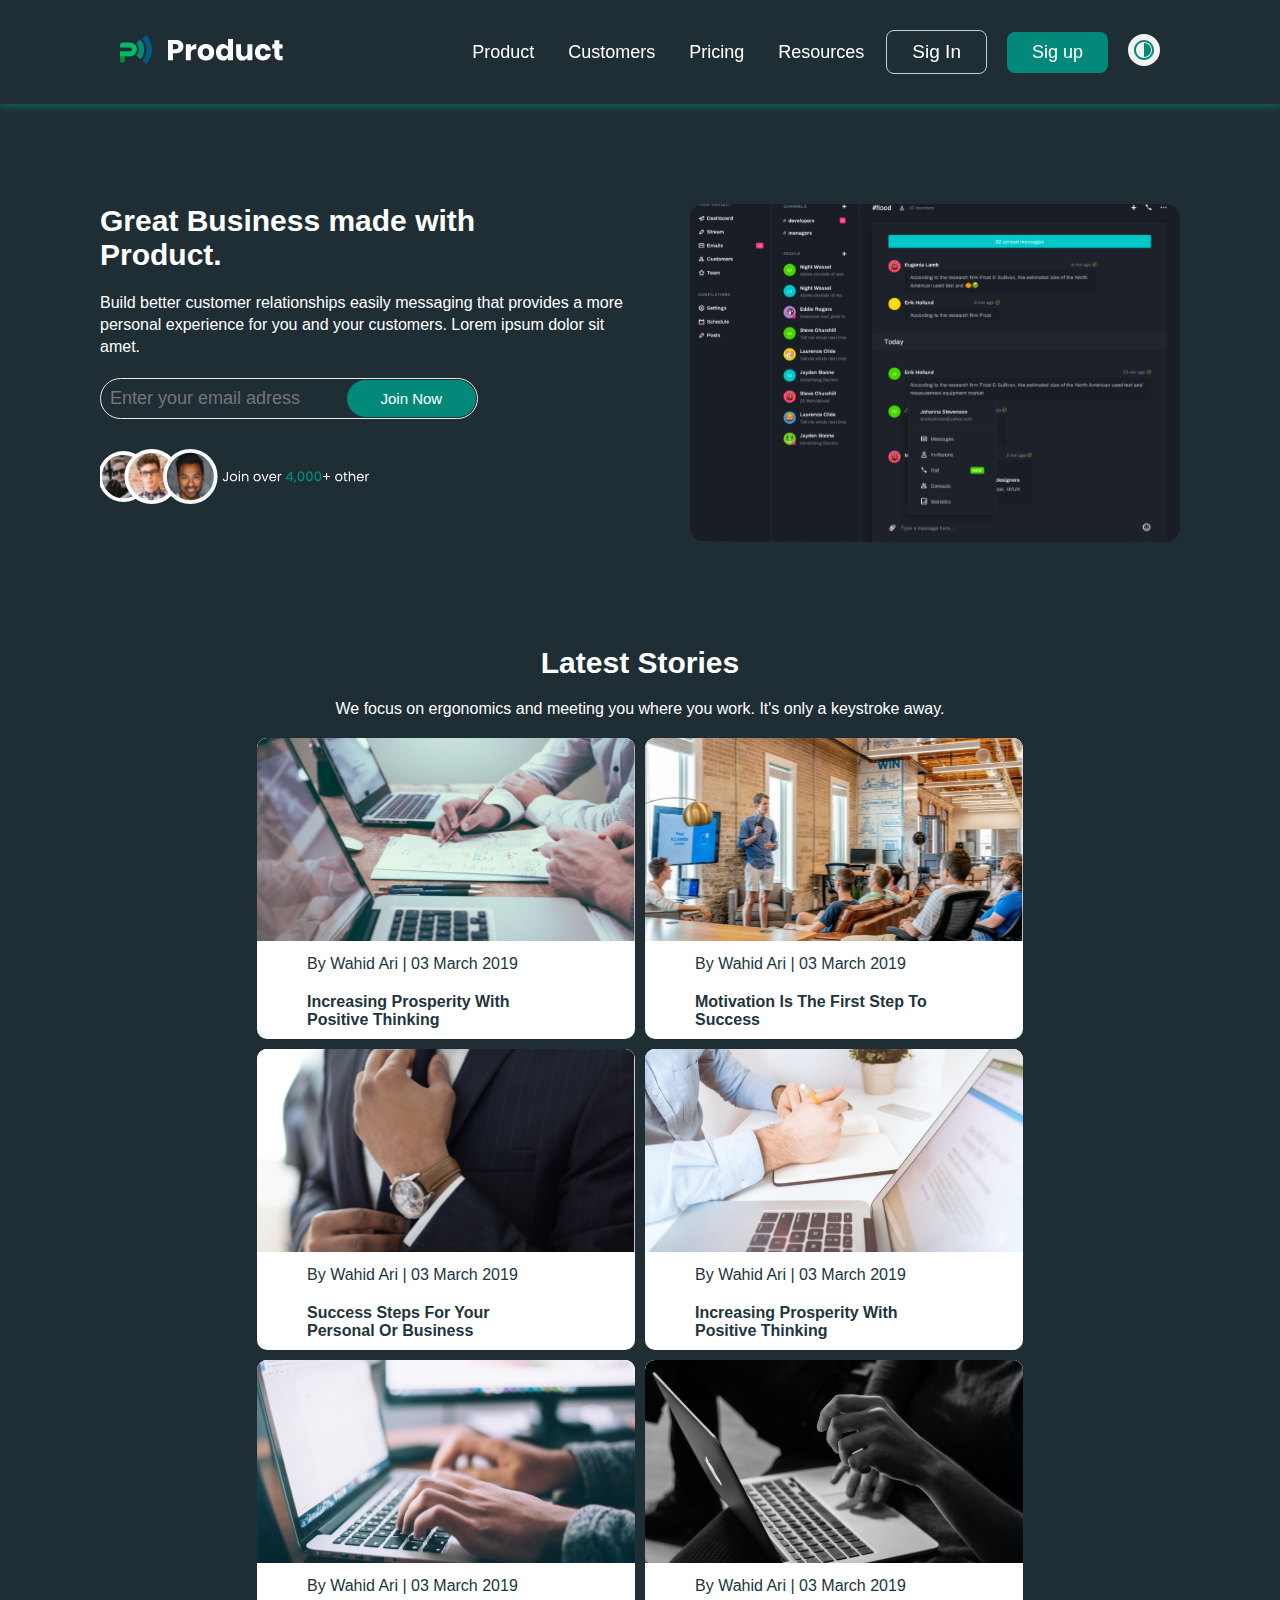
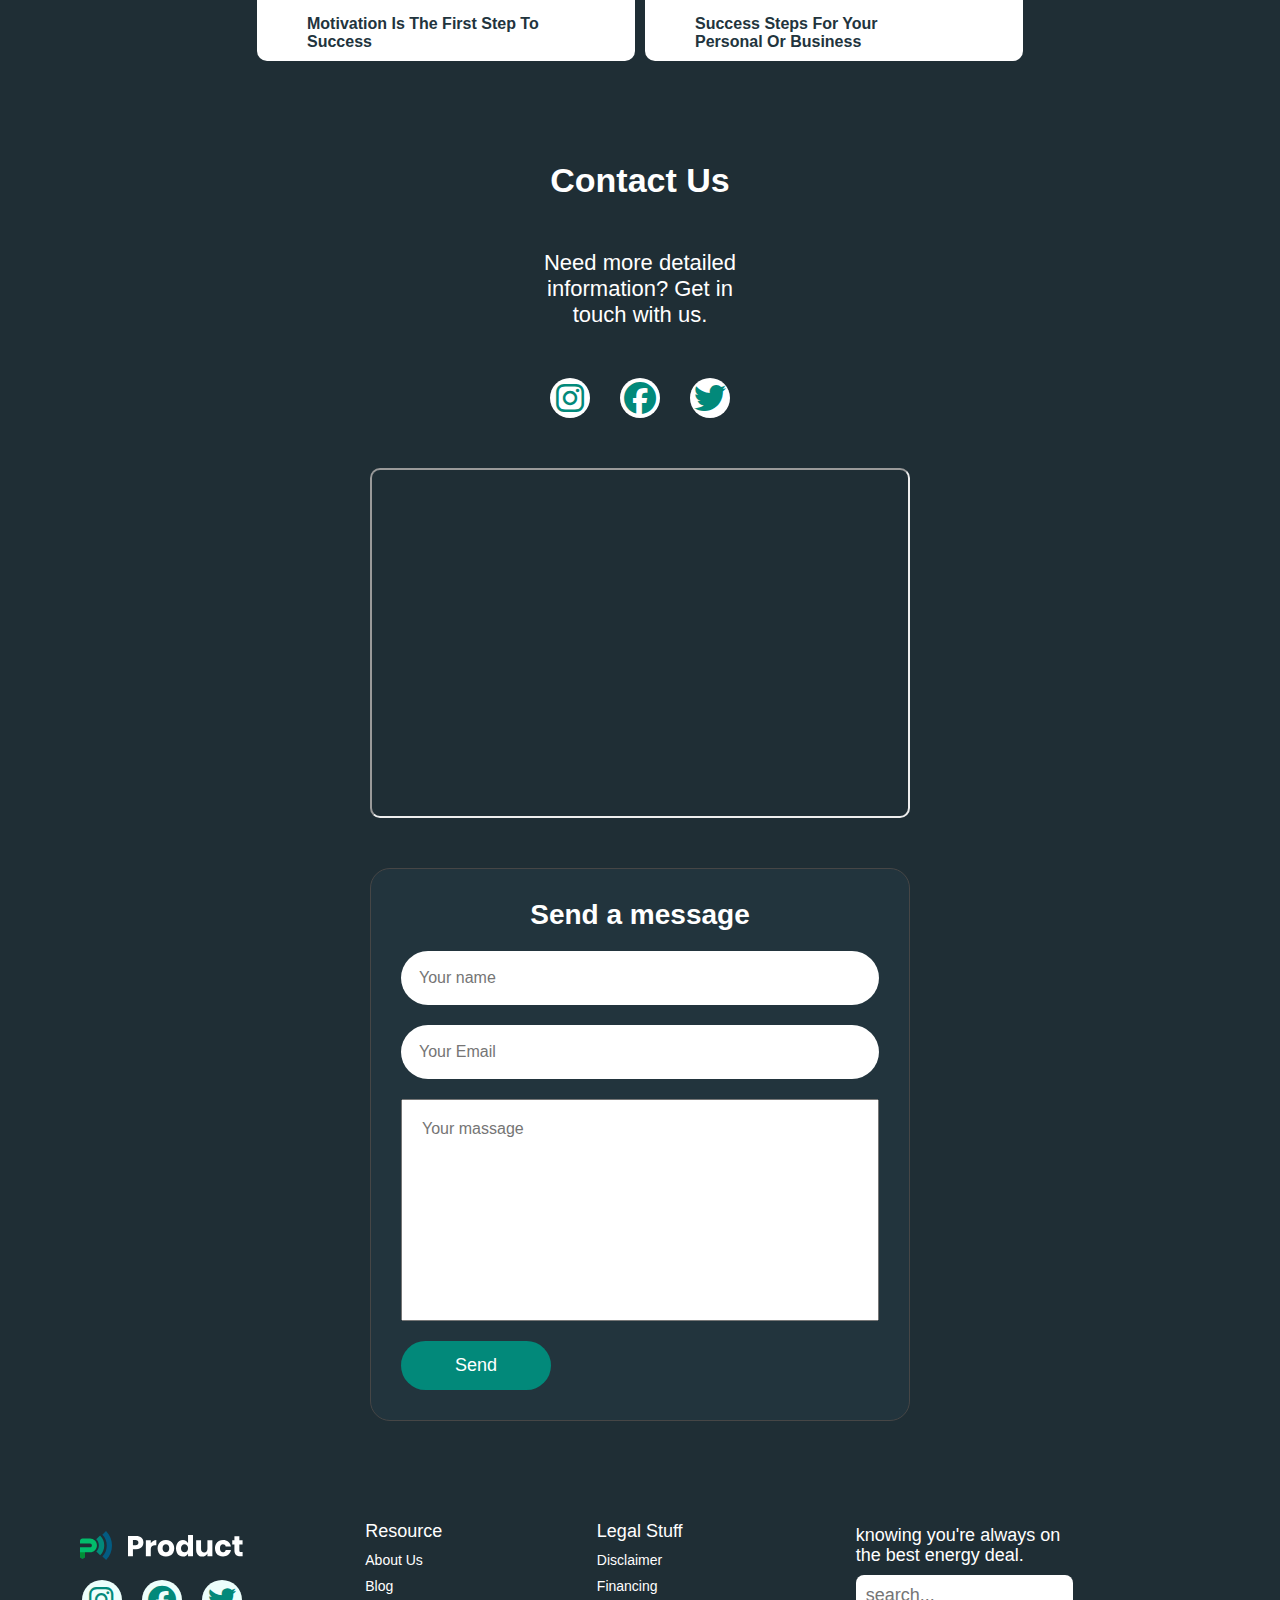
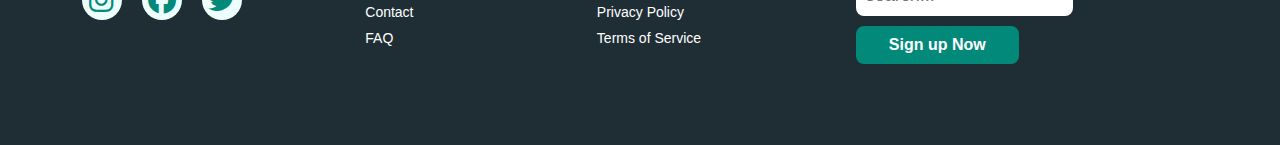
<file: pages/resources.html>
<!DOCTYPE html>
<html lang="en">
  <head>
    <meta charset="UTF-8" />
    <meta http-equiv="X-UA-Compatible" content="IE=edge" />
    <meta name="viewport" content="width=device-width, initial-scale=1.0" />
    <link rel="stylesheet" href="../css/resources.min.css" />
    <link
      rel="stylesheet"
      href="https://cdnjs.cloudflare.com/ajax/libs/font-awesome/6.5.2/css/all.min.css"
    />
    <title>Document</title>
  </head>
  <body>
    <header>
      <nav class="navbar">
        <div class="header__logo">
          <a class="header__logo__link" href="../index.html"
            ><img src="../Images/customer header logo.svg" alt="logo" />
          </a>
        </div>
        <div class="header__right">
          <ul class="header__list">
            <li class="header__item">
              <a class="header__link" href="../index.html">Product</a>
            </li>
            <li class="header__item">
              <a class="header__link" href="./customer.html">Customers</a>
            </li>
            <li class="header__item">
              <a class="header__link" href="../pages/pricing.html">Pricing</a>
            </li>
            <li class="header__item">
              <a class="header__link" href="#">Resources</a>
            </li>
          </ul>
          <div class="header__btns">
            <button class="header__btn__sigIn">Sig In</button>
            <button class="header__btn__sigUp">Sig up</button>
            <button class="user"><i class="fa-solid fa-user"></i></button>
            <button onclick="btn()" class="hamburger">
              <i class="fa-solid fa-list"></i>
            </button>
            <a href="#"
              ><img src="../Images/customer dargmode img.svg" alt="log"
            /></a>
          </div>
        </div>
      </nav>
    </header>
    <!-- MAIN -->
    <main>
      <section class="business container">
        <div class="business__box">
          <div class="business__inform">
            <h1 class="business__inform__title">
              Great Business made with Product.
            </h1>
            <p class="business__inform__desc">
              Build better customer relationships easily messaging that provides
              a more personal experience for you and your customers. Lorem ipsum
              dolor sit amet.
            </p>
            <form class="business__input">
              <input
                class="business__input1"
                type="text"
                placeholder="Enter your email adress"
              />
              <button class="business__input__btn">Join Now</button>
            </form>
            <img
              class="business__img"
              src="../Images/business hero left img.svg"
              alt="img"
            />
          </div>
          <div class="business__right">
            <img src="../Images/business hero right img.svg" alt="img" />
          </div>
        </div>
      </section>
      <!-- LATEST STORIES -->
      <section class="latestStories container">
        <h1 class="latestStories__title">Latest Stories</h1>
        <p class="latestStories__desc">
          We focus on ergonomics and meeting you where you work. It's only a
          keystroke away.
        </p>
        <div class="stories__cards">
          <div class="stories__card">
            <img src="../Images/latest stroies img - 1.svg" alt="img" />
            <h3 class="stories__date">
              By <span>Wahid Ari |</span> 03 March 2019
            </h3>
            <p class="stories__desc">
              Increasing Prosperity With Positive Thinking
            </p>
          </div>
          <div class="stories__card">
            <img src="../Images/latest stories img - 2.svg" alt="img" />
            <h3 class="stories__date">
              By <span>Wahid Ari |</span> 03 March 2019
            </h3>
            <p class="stories__desc">Motivation Is The First Step To Success</p>
          </div>
          <div class="stories__card">
            <img src="../Images/latest stories img - 3.svg" alt="img" />
            <h3 class="stories__date">
              By <span>Wahid Ari |</span> 03 March 2019
            </h3>
            <p class="stories__desc">
              Success Steps For Your Personal Or Business
            </p>
          </div>
          <div class="stories__card">
            <img src="../Images/latest stories img - 4.svg" alt="img" />
            <h3 class="stories__date">
              By <span>Wahid Ari |</span> 03 March 2019
            </h3>
            <p class="stories__desc">
              Increasing Prosperity With Positive Thinking
            </p>
          </div>
          <div class="stories__card">
            <img src="../Images/latest stories img - 5.svg" alt="img" />
            <h3 class="stories__date">
              By <span>Wahid Ari |</span> 03 March 2019
            </h3>
            <p class="stories__desc">Motivation Is The First Step To Success</p>
          </div>
          <div class="stories__card">
            <img src="../Images/latest stories img - 6.svg" alt="img" />
            <h3 class="stories__date">
              By <span>Wahid Ari |</span> 03 March 2019
            </h3>
            <p class="stories__desc">
              Success Steps For Your Personal Or Business
            </p>
          </div>
        </div>
      </section>
      <!-- CONTACT US -->
      <section class="contactUs container">
        <h1 class="contactUs__title">Contact Us</h1>
        <p class="contactUs__desc">
          Need more detailed information? Get in touch with us.
        </p>
        <div class="contactUs__icon">
          <span><i class="fa-brands fa-instagram"></i></span>
          <span><i class="fa-brands fa-facebook"></i></span>
          <span><i class="fa-brands fa-twitter"></i></span>
        </div>
        <iframe
          src="https://www.google.com/maps/embed?pb=!1m18!1m12!1m3!1d1499.0363031151387!2d69.20255732330867!3d41.28552424879107!2m3!1f0!2f0!3f0!3m2!1i1024!2i768!4f13.1!3m3!1m2!1s0x38ae8ba578f4f58d%3A0xd7a2ecf23413b7a0!2sNajot%20Ta&#39;lim%20Chilonzor%20Filial!5e0!3m2!1sru!2s!4v1717560335988!5m2!1sru!2s"
          width="50%"
          height="350px"
          style="border-radius: 10px"
          allowfullscreen=""
          loading="lazy"
          referrerpolicy="no-referrer-when-downgrade"
        ></iframe>
        <form class="contactUs__form">
          <h2 class="contactUs__form__title">Send a message</h2>
          <input class="contactUs__input" type="name" placeholder="Your name" />
          <input
            class="contactUs__input"
            type="email"
            placeholder="Your Email"
          />
          <textarea
            class="contactUs__textarea"
            cols="30"
            rows="10"
            placeholder="Your massage"
          ></textarea>
          <button class="contactUs__btn">Send</button>
        </form>
      </section>
    </main>
    <!-- FOOTER -->
    <footer class="footer">
      <div class="footer__logo">
        <a href="../index.html"
          ><img src="../Images/pricing footer img.svg" alt="img"
        /></a>
        <span>
          <p><i class="fa-brands fa-instagram"></i></p>
          <p><i class="fa-brands fa-facebook"></i></p>
          <p><i class="fa-brands fa-twitter"></i></p>
        </span>
      </div>
      <nav class="footer__navbar">
        <ul class="footer__list">
          <li class="footer__list__title">Resource</li>
          <li class="footer__link"><a href="#">About Us</a></li>
          <li class="footer__link"><a href="#">Blog</a></li>
          <li class="footer__link"><a href="#">Contact</a></li>
          <li class="footer__link"><a href="#">FAQ</a></li>
        </ul>
        <ul class="footer__list">
          <li class="footer__list__title">Legal Stuff</li>
          <li class="footer__link"><a href="#">Disclaimer</a></li>
          <li class="footer__link"><a href="#">Financing</a></li>
          <li class="footer__link"><a href="#">Privacy Policy</a></li>
          <li class="footer__link"><a href="#">Terms of Service</a></li>
        </ul>
        <form class="footer__form">
          <h2 class="form__title">
            knowing you're always on the best energy deal.
          </h2>
          <input
            class="footer__form__input"
            type="text"
            placeholder="search..."
          />
          <button class="footer__btn">Sign up Now</button>
        </form>
      </nav>
    </footer>
  </body>
</html>
</file>
<file: css/style.min.css>
*{margin:0;padding:0;box-sizing:border-box;list-style:none;text-decoration:none;font-family:sans-serif}.container{padding:0 120px;color:#fff}button{cursor:pointer}body{background-color:#1f2e35;color:#fff}header{width:100%;background-color:#1f2e35;position:sticky;top:0}header .navbar{width:100%;padding:30px 120px;display:flex;justify-content:space-between;align-items:center}header .navbar .header__logo{display:flex;align-items:center}header .navbar .header__logo .header__logo__link{color:#fff;font-size:30px;font-weight:700}header .navbar .header__list{display:flex;align-items:center;gap:50px}header .navbar .header__list .header__link{color:#fff;font-size:16px;font-weight:600}header .navbar .header__btns{display:flex;gap:20px}header .navbar .header__btns .header__btn__sigIn{width:102px;height:43;border:none;border-radius:8px;color:#fff;background-color:rgba(0,0,0,0);border:1px solid #fff;font-size:16px;font-weight:600;cursor:pointer}header .navbar .header__btns .header__btn__sigIn:hover{background-color:#fff;color:#02897a}header .navbar .header__btns .header__btn__sigUp{width:102px;height:43;border:none;border-radius:8px;color:#fff;background-color:#02897a;font-size:16px;font-weight:600;cursor:pointer}header .navbar .header__btns .header__btn__sigUp:hover{background-color:#fff;color:#02897a}.hero__section{width:100%}.hero__section .hero__box{width:100%;display:flex;padding:200px 0px}.hero__section .hero__box .hero__item{display:flex;flex-direction:column;gap:20px}.hero__section .hero__box .hero__item .hero__title{font-size:40px;font-weight:700;color:#fff}.hero__section .hero__box .hero__item .hero__desc{width:50%;font-size:18px;font-weight:400;color:#fff}.hero__section .hero__box .hero__item .hero__btn-left{width:175px;height:53px;color:#fff;font-size:16px;font-weight:700;background-color:#02897a;border:none;outline:none;border-radius:8px;cursor:pointer}.hero__section .hero__box .hero__item .hero__btn-left:hover{background-color:#fff;color:#02897a}.hero__section .hero__box .hero__item .hero__btn-right{background-color:rgba(0,0,0,0);color:#02897a;font-size:16px;font-weight:700;border:none;outline:none;border-radius:8px;cursor:pointer}.hero__section .hero__box .hero__img{flex:1}.product__box{width:100%;height:100%;display:flex;flex-direction:column;justify-content:center;align-items:center}.product__box .product__bot__title{text-align:center;width:500px;height:96px;font-size:32px;font-weight:700;color:#fff}.product__box .product__items{width:100%;height:100%;padding:100px 0px;display:flex;justify-content:space-between;gap:20px}.product__box .product__items .product__item{width:25%;height:100%;padding:20px;display:flex;flex-direction:column;gap:20px}.product__box .product__items .product__item img{width:50px;height:100px}.product__box .product__items .product__item .product__title{font-size:22px;font-weight:600;color:#fff}.product__box .product__items .product__item .product__desc{width:200px;font-size:16px;font-weight:400;color:#fff;line-height:25px}.product__box .product__btn{width:175px;height:53px;color:#fff;font-size:16px;font-weight:700;background-color:#02897a;border:none;outline:none;border-radius:8px;cursor:pointer}.management{width:100%}.management .managment__box{width:100%;padding:100px 0;margin:0 auto;display:flex;justify-content:center;align-items:center;color:#fff;gap:20px}.management .managment__box .managment__card{width:100%;height:100%;display:flex;flex-direction:column;justify-content:center;gap:20px}.management .managment__box .managment__card .managment__card__for{font-size:16px;font-weight:600}.management .managment__box .managment__card .managment__card__title{font-size:40px;font-weight:700}.management .managment__box .managment__card .managment__card__desc{width:60%;line-height:30px}.management .managment__box .managment__card .managment__info{display:flex;flex-direction:column;gap:20px}.management .support{width:100%;height:100%;padding:100px 0;margin:0 auto;display:flex;justify-content:space-between;align-items:center;color:#fff;gap:300px}.management .support .managment__card{width:100%;height:100%;display:flex;flex-direction:column;justify-content:center;gap:20px}.management .support .managment__card h4{font-size:16px;font-weight:600}.management .support .managment__card h2{font-size:40px;font-weight:700}.management .support .managment__card p{width:100%;line-height:25px}.management .support .managment__card .support__desc{display:flex;flex-direction:column;gap:20px}.management .support .managment__card .support__desc .oreng__box{width:65%;display:flex;align-items:center;gap:20px}.management .support .managment__card .support__desc .oreng__box .oreng{width:40px;height:35px;border-radius:30%;background-color:orange;display:flex;justify-content:center;align-items:center}.management .support .managment__card .support__desc .oreng__box .red{width:40px;height:35px;border-radius:30%;background-color:#f03e3d;display:flex;justify-content:center;align-items:center}.management .support .managment__card .support__desc .oreng__box .blue{width:40px;height:35px;border-radius:30%;background-color:#4d8dff;display:flex;justify-content:center;align-items:center}.quick{width:100%;height:100%}.quick .quick__box{width:100%;display:flex;justify-content:center;align-items:center;flex-direction:column;gap:20px}.quick .quick__box .quick__title{font-size:32px;font-weight:700}.quick .quick__box .quick__desc{text-align:center;width:600px;height:52px;font-size:16px;font-weight:500;line-height:25px;letter-spacing:.9px}.quick .quick__box .quick__img__items{width:70%;height:100%;flex-wrap:wrap;padding:50px 0;display:flex;justify-content:center;gap:100px}.quick .quick__box .quick__img__items .quick__img__the-first{display:flex;justify-content:space-between;align-items:center;gap:20px}.quick .quick__box .quick__img__items .quick__img__the-first .quick__img__the-first-desc{width:250px;height:50px;padding:15px 20px;background-color:#fff;border-radius:50px;text-align:center;color:#2f281e;font-weight:600;font-size:16px}.quick .quick__box .quick__btn{width:220px;height:53px;color:#fff;font-size:16px;font-weight:700;background-color:#02897a;border:none;outline:none;border-radius:8px;cursor:pointer}.contents{width:100%}.contents .contents__box{width:100%;height:100%;padding:100px 0;display:flex;flex-direction:column;gap:30px}.contents .contents__box .contents__title{font-size:34px;font-weight:700}.contents .contents__box .contents__desc{font-size:16px;font-weight:400}.contents .contents__box .contents__cards{width:100%;display:flex;gap:70px}.contents .contents__box .contents__cards .contents__card{width:30%;height:40vh;border-radius:10px;background-color:#fff;display:flex;flex-direction:column;gap:20px;color:#000}.contents .contents__box .contents__cards .contents__card .contents__date{text-align:center;font-size:18px;font-weight:500;color:#22343d;padding:0px 20px}.contents .contents__box .contents__cards .contents__card .contents__date span{font-size:20px;font-weight:bold}.contents .contents__box .contents__cards .contents__card .contents__desc{width:450px;height:70px;padding:0px 80px;font-size:25px;font-weight:bold;line-height:4 0px}.join{width:100%;display:flex;justify-content:center;align-items:center;margin-bottom:200px}.join .join__cards{width:60%;background-color:#02897a;display:flex;justify-content:center;align-items:center;padding:40px;border-radius:50px}.join .join__cards .join__card{flex:1;display:flex;flex-direction:column;gap:20px}.join .join__cards .join__card .join__title{width:80%;line-height:60px;font-size:40px;font-weight:700}.join .join__cards .join__card .join__card__btn{width:170px;padding:15px 30px;border:none;border-radius:10px;font-size:22px;font-weight:800}.join .join__cards .join__card .join__card__btn:hover{background-color:#028924;color:#fff}footer{background:#14212b;padding:50px 0;text-align:center}footer .footer-content{display:flex;justify-content:space-between;flex-wrap:wrap;padding:0 20px}footer .footer-content .footer-logo{font-size:24px;font-weight:bold;color:#00a881}footer .footer-content .social-icons a{margin:0 10px}footer .footer-content .footer-links h3{font-size:18px;margin-bottom:10px}footer .footer-content .footer-links ul{list-style:none;padding:0}footer .footer-content .footer-links ul li{margin-bottom:5px}footer .footer-content .footer-links ul a{color:#fff;text-decoration:none}footer .footer-content .newsletter p{margin-bottom:10px}footer .footer-content .newsletter input{padding:10px;border-radius:5px;border:none;margin-right:10px}footer .footer-content .newsletter button{background:#00a881;color:#fff;padding:10px 20px;border:none;border-radius:5px;cursor:pointer}footer .footer-bottom{margin-top:20px}.enterprise__box{width:100%;display:flex;justify-content:center;align-items:center;text-align:center;flex-direction:column;gap:30px;margin-top:50px;background:#22343d;padding:100px}.enterprise__box .enterprise__title{font-size:24px;font-weight:600}.enterprise__box .enterprise__info{font-size:34px;font-weight:700}.enterprise__box .enterprise__desc{font-size:18px;font-weight:400}.enterprise__box .enterprise__btn{width:250px;background-color:#02897a;padding:15px 30px;font-size:18px;font-weight:500;color:#fff;border:none;border-radius:8px}.enterprise__box .enterprise__btn:hover{background-color:#fff;color:#02897a}.footer{width:100%;padding:50px 250px;display:flex;gap:200px;align-items:center}.footer .footer__logo{padding:50px 0}.footer .footer__logo span{display:flex;gap:20px;align-items:center;justify-content:center;padding:15px 0}.footer .footer__logo span p{color:#02897a;background-color:#edfffc;font-size:28px;display:flex;align-items:center;justify-content:center;width:40px;height:40px;border-radius:50%;cursor:pointer}.footer .footer__navbar{width:80%;display:flex;justify-content:space-between;gap:80px}.footer .footer__navbar .footer__list{display:flex;flex-direction:column;gap:20px}.footer .footer__navbar .footer__list .footer__list__title{font-size:22px;text-align:start}.footer .footer__navbar .footer__list .footer__link{color:#fff;text-align:start}.footer .footer__navbar .footer__list .footer__link a{color:#fff}.footer .footer__navbar .footer__form{width:30%;text-align:start;display:flex;flex-direction:column;gap:20px}.footer .footer__navbar .footer__form .form__title{font-weight:500;font-size:25px;line-height:35px}.footer .footer__navbar .footer__form .footer__form__input{width:100%;padding:15px;outline:none;border-radius:8px;border:none;font-size:18px}.footer .footer__navbar .footer__form .footer__btn{width:60%;padding:15px 30px;border:none;border-radius:8px;font-size:18px;color:#fff;background-color:#02897a;font-weight:700}.footer .footer__navbar .footer__form .footer__btn:hover{background-color:#fff;color:#02897a}.pricing__hero{width:100%;display:flex;flex-direction:column;justify-content:center;align-items:center;text-align:center;padding:100px}.pricing__hero__box{width:79%;display:flex;flex-direction:column;gap:20px}.pricing__hero__box .pricing__hero__title{font-size:25px;font-weight:500}.pricing__hero__box .pricing__hero__info{font-size:50px;font-weight:700}.pricing__hero__box .pricing__hero__desc{font-size:16px;font-weight:500}.pricing__hero__box .pricing__hero__cards{width:100%;display:flex;gap:50px;padding-top:80px}.pricing__hero__box .pricing__hero__cards .pricing__hero__card{background-color:#fff;flex:1;display:flex;flex-direction:column;align-items:center;gap:20px;padding:40px 0;transition:.6;border-radius:10px}.pricing__hero__box .pricing__hero__cards .pricing__hero__card p{color:#22343d;font-size:18px;font-weight:500}.pricing__hero__box .pricing__hero__cards .pricing__hero__card .pricing__hero__card__title{font-size:34px;color:#22343d}.pricing__hero__box .pricing__hero__cards .pricing__hero__card .pricing__hero__card__desc{color:#22343d}.pricing__hero__box .pricing__hero__cards .pricing__hero__card .pricing__hero__card__prays{display:flex;gap:20px;align-items:center}.pricing__hero__box .pricing__hero__cards .pricing__hero__card .pricing__hero__card__prays .pricing__hero__card__prays-0{font-size:75px;color:#02897a;font-weight:900}.pricing__hero__box .pricing__hero__cards .pricing__hero__card .pricing__hero__card__prays .pricing__hero__prays__the{display:flex;flex-direction:column;text-align:start}.pricing__hero__box .pricing__hero__cards .pricing__hero__card .pricing__hero__card__prays .pricing__hero__prays__the .dollor{font-size:24px;color:#02897a}.pricing__hero__box .pricing__hero__cards .pricing__hero__card .pricing__hero__card__prays .pricing__hero__prays__the p{color:#afafaf}.pricing__hero__box .pricing__hero__cards .pricing__hero__card .pricing__hero__card__btn{width:150px;color:#fff;background-color:#02897a;padding:12px 20px;border:none;background-origin:padding-box;font-size:18px;border-radius:8px}.pricing__hero__box .pricing__hero__cards .pricing__hero__card:hover{background-color:#02897a;color:#fff}.pricing__hero__box .pricing__hero__cards .pricing__hero__card:hover .pricing__hero__card__title{color:#fff}.pricing__hero__box .pricing__hero__cards .pricing__hero__card:hover .pricing__hero__card__prays h1{color:#fff}.pricing__hero__box .pricing__hero__cards .pricing__hero__card:hover .pricing__hero__card__prays h2{color:#fff}.pricing__hero__box .pricing__hero__cards .pricing__hero__card:hover .pricing__hero__card__prays p{color:#fff}.pricing__hero__box .pricing__hero__cards .pricing__hero__card:hover .pricing__hero__card__prays .pricing__hero__prays__the h2{color:#fff}.pricing__hero__box .pricing__hero__cards .pricing__hero__card:hover .pricing__hero__card__btn{background-color:#fff;color:#02897a}.ourfaq__box{width:100%;display:flex;flex-direction:column;justify-content:center;align-items:center;gap:20px;padding:100px}.ourfaq__box .ourFaq__box-title{font-size:34px;font-weight:700}.ourfaq__box .ourFaq__box-item{width:60%;display:flex;flex-direction:column;gap:20px;padding:50px 0}.ourfaq__box .ourFaq__box-item .ourFaq__item-theFirst{display:flex;align-items:center;gap:20px;padding:20px 0;border-bottom:1px solid #474747}.ourfaq__box .ourFaq__box-item .ourFaq__item-theFirst .ourFaq__item__plus{width:30px;height:30px;border-radius:50%;display:flex;background-color:#02897a;align-items:center;justify-content:center;font-size:22px;color:#000}.ourfaq__box .ourFaq__box-item .ourFaq__item-theFirst .ourFaq__plus__desc{font-size:24px;font-weight:400}.ourfaq__box .ourFaq__box-item .ourFaq__item__minus{display:flex;flex-direction:column;padding:20px 0;border-bottom:1px solid #474747;gap:20px}.ourfaq__box .ourFaq__box-item .ourFaq__item__minus .ourFaq-minus{display:flex;gap:20px}.ourfaq__box .ourFaq__box-item .ourFaq__item__minus .ourFaq-minus p{width:30px;height:30px;border-radius:50%;display:flex;background-color:#02897a;align-items:center;justify-content:center;font-size:22px;color:#000}.ourfaq__box .ourFaq__box-item .ourFaq__item__minus .ourFaq-minus .ourFaq__minus__title{font-size:24px;font-weight:400}.pricing__product__box{width:100%;display:flex;flex-direction:column;gap:50px;padding:100px 250px}.pricing__product__box .pricing__product__title{font-size:34px;font-weight:700}.pricing__product__box .pricing__product__cards{width:100%;display:flex;padding:50px 0;gap:200px}.pricing__product__box .pricing__product__cards .pricing__product__card{flex:1;display:flex;flex-direction:column;gap:30px}.pricing__product__box .pricing__product__cards .pricing__product__card .pricing__product__card__logo{display:flex;gap:20px;align-items:center}.pricing__product__box .pricing__product__cards .pricing__product__card .pricing__product__card__desc{width:100%;line-height:25px}
</file>
<file: css/customer.min.css>
*{margin:0;padding:0;box-sizing:border-box;list-style:none;text-decoration:none;font-family:sans-serif}.container{padding:0 120px;margin:0 auto}body{background-color:#1f2e35}@media(max-width: 1200px){.container{padding:0 80px}}@media(max-width: 1100px){.container{padding:0 60px}}@media(max-width: 940px){.container{padding:0 30px}}@media(max-width: 880px){.container{padding:0 10px}}@media(max-width: 650px){.container{padding:0 20px}}header{background:#1f2e35;position:sticky;top:0}.navbar{width:100%;display:flex;justify-content:space-between;align-items:center;gap:50px;padding:30px 120px}.navbar .header__right{display:flex;gap:20px}.navbar .header__right .header__list{display:flex;align-items:center;justify-content:center;gap:30px}.navbar .header__right .header__list .header__link{color:#fff;font-size:18px;padding:2px;border-bottom:1px solid rgba(0,0,0,0);transition:.5s}.navbar .header__right .header__list .header__link:hover{color:#02897a;border-color:#02897a}.navbar .header__right .header__btns{display:flex;align-items:center;gap:20px}.navbar .header__right .header__btns .header__btn__sigIn{padding:10px 25px;background:rgba(0,0,0,0);color:#fff;border:1px solid #bcd0e5;border-radius:8px;font-size:19px}.navbar .header__right .header__btns .header__btn__sigIn:hover{background-color:#fff;color:#02897a}.navbar .header__right .header__btns .header__btn__sigUp{padding:10px 25px;background:#02897a;color:#fff;border-radius:8px;border:none;font-size:18px}.navbar .header__right .header__btns .header__btn__sigUp:hover{background-color:#fff;color:#02897a}.navbar .header__right .header__btns .user{display:none}.navbar .header__right .header__btns .hamburger{display:none}@media(max-width: 1200px){header .navbar{padding:30px 80px}header .navbar .navbar__right{display:flex;gap:10px}header .navbar .navbar__right .header__list{display:flex;gap:5px}header .navbar .navbar__right .header__list .header__link{font-size:16px;padding:2px;border-bottom:1px solid rgba(0,0,0,0);transition:.5s}header .navbar .navbar__right .header__list .header__link:hover{color:#02897a;border-color:#02897a}}@media(max-width: 1110px){header .navbar{padding:30px 40px}header .navbar .header__right{display:flex;gap:5px}header .navbar .header__right .header__list{display:flex;gap:5px}header .navbar .header__right .header__list .header__link{font-size:16px;padding:2px;border-bottom:1px solid rgba(0,0,0,0);transition:.5s}header .navbar .header__right .header__list .header__link:hover{color:#02897a;border-color:#02897a}header .navbar .header__right .header__btns .header__btn__sigIn{padding:7px 20px;font-size:14px}header .navbar .header__right .header__btns .header__btn__sigIn:hover{background-color:#fff;color:#02897a}header .navbar .header__right .header__btns .header__btn__sigUp{padding:7px 20px;font-size:14px}header .navbar .header__right .header__btns .header__btn__sigUp:hover{background-color:#fff;color:#02897a}}@media(max-width: 850px){header .navbar{padding:30px 40px}header .navbar .header__right{display:flex;gap:5px}header .navbar .header__right .header__list{display:flex;gap:5px}header .navbar .header__right .header__list .header__link{display:none}header .navbar .header__right .header__list .header__link:hover{color:#02897a;border-color:#02897a}header .navbar .header__right .header__btns .hamburger{display:block;font-size:24px;background-color:rgba(0,0,0,0);color:#fff;border:none}header .navbar .header__right .header__btns .header__btn__sigIn{padding:7px 20px;font-size:14px}header .navbar .header__right .header__btns .header__btn__sigIn:hover{background-color:#fff;color:#02897a}header .navbar .header__right .header__btns .header__btn__sigUp{padding:7px 20px;font-size:14px}header .navbar .header__right .header__btns .header__btn__sigUp:hover{background-color:#fff;color:#02897a}}@media(max-width: 600px){header .navbar{padding:30px 10px}header .navbar .header__right .header__list .header__link{display:none}header .navbar .header__right .header__list .header__link:hover{color:#02897a;border-color:#02897a}header .navbar .header__right .header__btns .hamburger{display:block;font-size:26px;background-color:rgba(0,0,0,0);color:#fff;border:none}header .navbar .header__right .header__btns .header__btn__sigIn{display:none}header .navbar .header__right .header__btns .header__btn__sigIn:hover{background-color:#fff;color:#02897a}header .navbar .header__right .header__btns .header__btn__sigUp{display:none}header .navbar .header__right .header__btns .header__btn__sigUp:hover{background-color:#fff;color:#02897a}header .navbar .header__right .header__btns .user{display:block;font-size:24px;color:#000;background-color:gray;width:37px;height:37px;border:none;border-radius:50%}}.ourClients{width:100%;display:flex;flex-direction:column;align-items:center;justify-content:center;gap:50px;margin-top:100px}.ourClients .ourClients__title{font-size:40px;font-weight:700;color:#fff}.ourClients .ourCLients__box{display:flex;align-items:center;gap:60px;justify-content:center;flex-wrap:wrap}.choose__product{width:100%;display:flex;align-items:center;justify-content:center;flex-direction:column;color:#fff;margin-top:110px;background-color:#22343d}.choose__product .choose__product__title{font-size:31px;font-weight:700;padding:50px 0}.choose__product .choose__product__items{display:flex;justify-content:space-between;gap:20px;padding:40px 120px;flex-wrap:wrap}.choose__product .choose__product__items .choose__product__item{width:350px;height:305px;border:2px solid #dedede;border-radius:10px;display:flex;flex-direction:column;align-items:center;justify-content:center;gap:20px;padding:10px 40px;margin-bottom:50px}.choose__product .choose__product__items .choose__product__item__title{font-size:20px}.choose__product .choose__product__items .choose__product__item__desc{text-align:center;padding:0px 5px;font-weight:300;line-height:25px}@media(max-width: 1400px){.choose__product .choose__product__items{width:100%;display:flex;padding:0px 80px;gap:10px}.choose__product .choose__product__items .choose__product__item{width:350px;height:305px}}@media(max-width: 1240px){.choose__product .choose__product__title{font-size:30px;text-align:center;padding:20px 20px}.choose__product .choose__product__items{width:100%;display:flex;align-items:center;justify-content:center;padding:0px 30px;gap:20px}.choose__product .choose__product__items .choose__product__item{width:350px;height:305px}}@media(max-width: 768px){.choose__product .choose__product__title{font-size:30px;text-align:center;padding:20px 20px;font-size:24 px}.choose__product .choose__product__items{width:100%;display:flex;align-items:center;justify-content:center;padding:0px 20px;gap:10px}.choose__product .choose__product__items .choose__product__item{width:350px;height:305px}}.work{width:100%;display:flex;flex-direction:column;align-items:center;justify-content:center;margin-top:100px}.work .work__title{font-size:34px;color:#fff;font-weight:700}.work .work__cards{padding:50px 120px;display:flex;flex-direction:column;gap:100px}.work .work__cards .work__card{width:100%;display:flex;align-items:center;justify-content:start;gap:150px}.work .work__cards .work__card .work__card__info{width:70%;display:flex;flex-direction:column;gap:20px;color:#fff}.work .work__cards .work__card__theFirst{font-size:16px;font-weight:200}.work .work__cards .work__card__desc{font-size:18px;font-weight:300;line-height:25px}.work__btn{width:180px;padding:11px 18px;border:none;border-radius:10px;background-color:#02897a;color:#fff;cursor:pointer;margin-bottom:20px}.work__btn:hover{background-color:#fff;color:#02897a}@media(max-width: 1450px){.work .work__cards{padding:50px 80px}.work .work__cards .work__card{width:100%;display:flex;gap:100px}.work .work__cards .work__card .work__card__desc{width:100%}}@media(max-width: 1200px){.work .work__title{font-size:28px}.work .work__cards{padding:50px 40px}.work .work__cards .work__card{width:100%;display:flex;gap:50px}.work .work__cards .work__card .work__card__desc{width:100%}}@media(max-width: 992px){.work .work__title{font-size:28px}.work .work__cards{padding:50px 20px}.work .work__cards .work__card{width:100%;display:flex;gap:50px;padding:0px 20px;align-items:center;flex-direction:column;order:1}.work .work__cards .work__card .work__card__desc{width:100%}.work .work__cards .work__card .step2__img{order:1}.work .work__cards .work__card__desc__step2{order:1}}@media(max-width: 576px){.work .work__title{font-size:22px}.work .work__cards{padding:50px 20px}.work .work__cards .work__card{width:100%;display:flex;gap:50px;padding:0px 50px;align-items:center;flex-direction:column;order:1}.work .work__cards .work__card img{width:100%;order:1}.work .work__cards .work__card .work__card__info{text-align:start;width:100%;order:2}}.customer__join{width:100%;display:flex;justify-content:center;align-items:center;flex-direction:column;gap:100px;margin-top:100px}.customer__join .customer__join__title{font-size:40px;font-weight:700;text-align:center;color:#fff;width:50%}.customer__join .customer__join__items{width:100%;display:flex;align-items:center;gap:200px;justify-content:center;flex-wrap:wrap}.customer__join__item{display:flex;align-items:center;gap:20px;flex-direction:column;color:#fff}@media(max-width: 1400){.customer__join .customer__join__title{font-size:35px;width:30%}.customer__join .customer__join__items{display:flex;gap:50px}.customer__join__item{display:flex;gap:15px}}@media(max-width: 1240){.customer__join .customer__join__title{font-size:25px;width:100%}.customer__join .customer__join__items{display:flex;gap:50px}.customer__join__item{display:flex;gap:15px}}@media(max-width: 768){.customer__join .customer__join__title{font-size:16px;width:100%}.customer__join .customer__join__items{display:flex}.customer__join__item{display:flex;gap:15px}}
</file>
<file: css/resources.min.css>
header{background:#1f2e35;position:sticky;top:0;box-shadow:0px 0px 10px 0px #02897a}.navbar{width:100%;display:flex;justify-content:space-between;align-items:center;gap:50px;padding:30px 120px}.navbar .header__right{display:flex;gap:20px}.navbar .header__right .header__list{display:flex;align-items:center;justify-content:center;gap:30px}.navbar .header__right .header__list .header__link{color:#fff;font-size:18px;padding:2px;border-bottom:1px solid rgba(0,0,0,0);transition:.5s}.navbar .header__right .header__list .header__link:hover{color:#02897a;border-color:#02897a}.navbar .header__right .header__btns{display:flex;align-items:center;gap:20px}.navbar .header__right .header__btns .header__btn__sigIn{padding:10px 25px;background:rgba(0,0,0,0);color:#fff;border:1px solid #bcd0e5;border-radius:8px;font-size:19px}.navbar .header__right .header__btns .header__btn__sigIn:hover{background-color:#fff;color:#02897a}.navbar .header__right .header__btns .header__btn__sigUp{padding:10px 25px;background:#02897a;color:#fff;border-radius:8px;border:none;font-size:18px}.navbar .header__right .header__btns .header__btn__sigUp:hover{background-color:#fff;color:#02897a}.navbar .header__right .header__btns .user{display:none}.navbar .header__right .header__btns .hamburger{display:none}@media(max-width: 1200px){header .navbar{padding:30px 80px}header .navbar .navbar__right{display:flex;gap:10px}header .navbar .navbar__right .header__list{display:flex;gap:5px}header .navbar .navbar__right .header__list .header__link{font-size:16px;padding:2px;border-bottom:1px solid rgba(0,0,0,0);transition:.5s}header .navbar .navbar__right .header__list .header__link:hover{color:#02897a;border-color:#02897a}}@media(max-width: 1110px){header .navbar{padding:30px 40px}header .navbar .header__right{display:flex;gap:5px}header .navbar .header__right .header__list{display:flex;gap:5px}header .navbar .header__right .header__list .header__link{font-size:16px;padding:2px;border-bottom:1px solid rgba(0,0,0,0);transition:.5s}header .navbar .header__right .header__list .header__link:hover{color:#02897a;border-color:#02897a}header .navbar .header__right .header__btns .header__btn__sigIn{padding:7px 20px;font-size:14px}header .navbar .header__right .header__btns .header__btn__sigIn:hover{background-color:#fff;color:#02897a}header .navbar .header__right .header__btns .header__btn__sigUp{padding:7px 20px;font-size:14px}header .navbar .header__right .header__btns .header__btn__sigUp:hover{background-color:#fff;color:#02897a}}@media(max-width: 850px){header .navbar{padding:30px 40px}header .navbar .header__right{display:flex;gap:5px}header .navbar .header__right .header__list{display:flex;gap:5px}header .navbar .header__right .header__list .header__link{display:none}header .navbar .header__right .header__list .header__link:hover{color:#02897a;border-color:#02897a}header .navbar .header__right .header__btns .hamburger{display:block;font-size:24px;background-color:rgba(0,0,0,0);color:#fff;border:none}header .navbar .header__right .header__btns .header__btn__sigIn{padding:7px 20px;font-size:14px}header .navbar .header__right .header__btns .header__btn__sigIn:hover{background-color:#fff;color:#02897a}header .navbar .header__right .header__btns .header__btn__sigUp{padding:7px 20px;font-size:14px}header .navbar .header__right .header__btns .header__btn__sigUp:hover{background-color:#fff;color:#02897a}}@media(max-width: 600px){header .navbar{padding:30px 10px}header .navbar .header__right .header__list .header__link{display:none}header .navbar .header__right .header__list .header__link:hover{color:#02897a;border-color:#02897a}header .navbar .header__right .header__btns .hamburger{display:block;font-size:26px;background-color:rgba(0,0,0,0);color:#fff;border:none}header .navbar .header__right .header__btns .header__btn__sigIn{display:none}header .navbar .header__right .header__btns .header__btn__sigIn:hover{background-color:#fff;color:#02897a}header .navbar .header__right .header__btns .header__btn__sigUp{display:none}header .navbar .header__right .header__btns .header__btn__sigUp:hover{background-color:#fff;color:#02897a}header .navbar .header__right .header__btns .user{display:block;font-size:24px;color:#000;background-color:gray;width:37px;height:37px;border:none;border-radius:50%}}*{margin:0;padding:0;box-sizing:border-box;list-style:none;text-decoration:none;font-family:sans-serif}body{background-color:#1f2e35}.container{padding:0px 120px}@media(max-width: 1400px){.container{padding:0px 100px}}@media(max-width: 1200px){.container{padding:0px 80px}}@media(max-width: 992px){.container{padding:0px 60px}}@media(max-width: 500px){.container{padding:0px 10px}}.business{width:100%}.business .business__box{width:100%;display:flex;gap:100px;margin-top:100px}.business__inform{width:50%;display:flex;flex-direction:column;gap:50px}.business__inform__title{width:400px;font-size:40px;color:#fff}.business__inform__desc{width:540px;color:#fff;font-size:18px;line-height:30px}.business__input{width:70%;background-color:rgba(0,0,0,0);border:1px solid #eaeaea;border-radius:60px;display:flex;justify-content:space-between;padding:10px}.business__input1{width:80%;background-color:rgba(0,0,0,0);border:none;padding:10px;font-size:20px;color:#fff}.business__input__btn{width:120px;padding:14px;border-radius:60px;border:none;background-color:#02897a;color:#fff;font-size:17px;cursor:pointer}.business__img{width:350px}.business__right{width:50%;order:1}.business__right img{width:100%}@media(max-width: 1400px){.business .business__box{display:flex;gap:50px}.business .business__box .business__inform{display:flex;gap:30px}.business .business__box .business__inform__title{font-size:35px}.business .business__box .business__inform__desc{font-size:18px;line-height:22px}.business .business__box .business__input{width:80%;padding:5px}.business .business__box .business__img{width:50%;margin-top:20px}.business .business__box .business__right img{width:100%}}@media(max-width: 1300px){.business .business__box{display:flex;gap:50px}.business .business__box .business__inform{display:flex;gap:20px}.business .business__box .business__inform__title{font-size:30px}.business .business__box .business__inform__desc{font-size:16px;line-height:22px}.business .business__box .business__input{width:70%;padding:1px}.business .business__box .business__input .business__input1{font-size:18px;padding:8px}.business .business__box .business__input .business__input__btn{width:40%;font-size:15px;padding:10px 22px}.business .business__box .business__img{width:50%;margin-top:10px}.business .business__box .business__right{width:50%}.business .business__box .business__right img{width:100%}}@media(max-width: 1170px){.business .business__box{display:flex;gap:30px}.business .business__box .business__inform{display:flex;gap:20px}.business .business__box .business__inform__title{font-size:25px}.business .business__box .business__inform__desc{width:100%;font-size:15px;line-height:22px}.business .business__box .business__input{width:70%;padding:1px}.business .business__box .business__img{width:50%;margin-top:10px}.business .business__box .business__right{width:50%}.business .business__box .business__right img{width:100%}}@media(max-width: 1070px){.business .business__box{display:flex;gap:30px;flex-wrap:wrap;align-items:center;justify-content:center;text-align:center}.business .business__box .business__inform{display:flex;align-items:center;justify-content:center;gap:20px;order:1}.business .business__box .business__inform__title{font-size:25px}.business .business__box .business__inform__desc{width:100%;font-size:15px;line-height:22px}.business .business__box .business__input{width:70%;padding:1px}.business .business__box .business__input .business__input1{font-size:12px}.business .business__box .business__input .business__input__btn{width:50%;font-size:12px;padding:5px}.business .business__box .business__img{width:50%;margin-top:10px}.business .business__box .business__right{width:50%}.business .business__box .business__right img{width:100%}}@media(max-width: 976px){.business .business__box{display:flex;gap:30px}.business .business__box .business__inform{display:flex;gap:20px}.business .business__box .business__inform__title{font-size:25px}.business .business__box .business__inform__desc{width:100%;font-size:15px;line-height:22px}.business .business__box .business__input{width:70%;padding:1px}.business .business__box .business__input .business__input1{font-size:15px}.business .business__box .business__input .business__input__btn{font-size:15px;padding:7px}.business .business__box .business__img{width:50%;margin-top:10px}.business .business__box .business__right{width:50%}.business .business__box .business__right img{width:100%}}@media(max-width: 700px){.business .business__box{display:flex;gap:30px}.business .business__box .business__inform{display:flex;gap:20px}.business .business__box .business__inform__title{width:100%;font-size:22px}.business .business__box .business__inform__desc{width:100%;font-size:13px;line-height:20px}.business .business__box .business__input{width:70%;padding:1px}.business .business__box .business__input .business__input1{font-size:11px}.business .business__box .business__input .business__input__btn{font-size:11px;padding:5px}.business .business__box .business__img{width:50%;margin-top:10px}.business .business__box .business__right{width:50%}.business .business__box .business__right img{width:100%}}@media(max-width: 576px){.business .business__box{width:100%;display:flex;gap:20px}.business .business__box .business__inform{display:flex;gap:20px}.business .business__box .business__inform__title{width:100%;font-size:22px}.business .business__box .business__inform__desc{width:100%;font-size:13px;line-height:20px}.business .business__box .business__input{width:70%;padding:1px}.business .business__box .business__input .business__input1{font-size:8px}.business .business__box .business__input .business__input__btn{font-size:8px;padding:2px}.business .business__box .business__img{width:50%;margin-top:10px}.business .business__box .business__right{width:50%}.business .business__box .business__right img{width:100%}}.latestStories{width:100%;display:flex;flex-direction:column;align-items:center;justify-content:center;gap:50px;margin-top:100px}.latestStories__title{font-size:34px;font-weight:700;color:#fff}.latestStories__desc{color:#fff;font-size:18px;font-weight:500}.latestStories .stories__cards{width:100%;display:flex;align-items:center;justify-content:center;gap:20px;flex-wrap:wrap}.latestStories .stories__cards .stories__card{width:30%;background-color:#fff;border-radius:10px;overflow:hidden}.latestStories .stories__cards .stories__card img{width:100%}.latestStories .stories__cards .stories__card .stories__date{padding:20px 50px;color:#22343d;font-size:18px;font-weight:400}.latestStories .stories__cards .stories__card .stories__desc{width:89%;color:#22343d;padding:30px 50px;font-size:24px;font-weight:700}@media(max-width: 1400px){.latestStories{display:flex;gap:20px}.latestStories__title{font-size:30px;font-weight:600}.latestStories__desc{text-align:center;font-size:16px;width:100%}.latestStories .stories__cards{display:flex;gap:10px}.latestStories .stories__cards .stories__card{width:35%}.latestStories .stories__cards .stories__card .stories__date{font-size:16px;padding:10px 50px}.latestStories .stories__cards .stories__card .stories__desc{width:90%;font-size:16px;padding:10px 50px}}@media(max-width: 1200px){.latestStories{display:flex;gap:20px}.latestStories__title{font-size:30px;font-weight:600}.latestStories__desc{text-align:center;font-size:16px;width:100%}.latestStories .stories__cards{display:flex;gap:10px}.latestStories .stories__cards .stories__card{width:35%}.latestStories .stories__cards .stories__card .stories__date{width:100%;font-size:16px;padding:8px 40px}.latestStories .stories__cards .stories__card .stories__desc{width:100%;font-size:16px;padding:8px 40px}}@media(max-width: 976px){.latestStories{display:flex;gap:20px}.latestStories__title{font-size:28px;font-weight:600}.latestStories__desc{text-align:center;font-size:16px;width:100%}.latestStories .stories__cards{display:flex;gap:10px}.latestStories .stories__cards .stories__card{width:60%}.latestStories .stories__cards .stories__card .stories__date{width:80%;font-size:16px;padding:8px 50px}.latestStories .stories__cards .stories__card .stories__desc{width:100%;font-size:16px;padding:25px 50px}}@media(max-width: 576px){.latestStories{display:flex;gap:20px}.latestStories__title{font-size:24px;font-weight:600}.latestStories__desc{text-align:center;font-size:14px;width:80%}.latestStories .stories__cards{display:flex;gap:10px}.latestStories .stories__cards .stories__card{width:70%}.latestStories .stories__cards .stories__card .stories__date{width:100%;font-size:16px;text-align:center;padding:8px 20px}.latestStories .stories__cards .stories__card .stories__desc{width:100%;text-align:center;font-size:16px;padding:20px 20px}}.contactUs{width:100%;display:flex;flex-direction:column;align-items:center;justify-content:center;gap:50px;margin-top:100px}.contactUs__title{font-size:34px;font-weight:700;color:#fff}.contactUs__desc{width:20%;text-align:center;font-size:22px;font-weight:500;color:#fff}.contactUs__icon{display:flex;gap:30px}.contactUs__icon span i{width:40px;height:40px;border-radius:50px;display:flex;align-items:center;justify-content:center;background-color:#fff;font-size:32px;color:#02897a}.contactUs__form{width:50%;display:flex;flex-direction:column;gap:20px;background-color:#22343d;padding:30px;border:1px solid #464646;border-radius:20px}.contactUs__form__title{text-align:center;font-size:28px;color:#fff}.contactUs__input{padding:18px;font-size:16px;border-radius:30px;border:none}.contactUs__textarea{padding:20px;font-size:16px;resize:none}.contactUs__btn{width:150px;padding:14px;font-size:18px;border:none;border-radius:60px;background-color:#02897a;color:#fff;cursor:pointer}.contactUs__btn:hover{background-color:#fff;color:#02897a}@media(max-width: 1200px){.contactUs__title{font-size:28px}.contactUs__desc{width:25%;font-size:16px}.contactUs__form{width:50%}}@media(max-width: 1110px){.contactUs__title{font-size:28px}.contactUs__desc{width:28%;font-size:16px}.contactUs__form{width:90%}.contactUs iframe{width:90%}}@media(max-width: 756px){.contactUs__title{font-size:28px}.contactUs__desc{width:39%;font-size:16px}.contactUs__form{width:90%}.contactUs iframe{width:90%}}.footer{width:100%;padding:50px 120px;display:flex;gap:200px;align-items:center}.footer .footer__logo{padding:50px 0}.footer .footer__logo span{display:flex;gap:20px;align-items:center;justify-content:center;padding:15px 0}.footer .footer__logo span p{color:#02897a;background-color:#edfffc;font-size:28px;display:flex;align-items:center;justify-content:center;width:40px;height:40px;border-radius:50%;cursor:pointer}.footer .footer__navbar{width:80%;display:flex;justify-content:space-between;gap:40px}.footer .footer__navbar .footer__list{display:flex;flex-direction:column;gap:20px}.footer .footer__navbar .footer__list .footer__list__title{font-size:22px;text-align:start;color:#fff}.footer .footer__navbar .footer__list .footer__link{color:#fff;text-align:start}.footer .footer__navbar .footer__list .footer__link a{color:#fff}.footer .footer__navbar .footer__form{width:30%;text-align:start;display:flex;flex-direction:column;gap:20px}.footer .footer__navbar .footer__form .form__title{font-weight:500;font-size:25px;line-height:35px;color:#fff}.footer .footer__navbar .footer__form .footer__form__input{width:100%;padding:15px;outline:none;border-radius:8px;border:none;font-size:18px}.footer .footer__navbar .footer__form .footer__btn{width:60%;padding:15px 30px;border:none;border-radius:8px;font-size:18px;color:#fff;background-color:#02897a;font-weight:700}.footer .footer__navbar .footer__form .footer__btn:hover{background-color:#fff;color:#02897a}@media(max-width: 1400px){.footer{padding:60px 80px;display:flex;gap:50px}.footer .footer__navbar{width:100%;display:flex;align-items:center;justify-content:space-around;gap:10px}.footer .footer__navbar .footer__list{display:flex;gap:10px;padding:30px 0px}.footer .footer__navbar .footer__list .footer__list__title{font-size:18px}.footer .footer__navbar .footer__list .footer__link{font-size:14px}.footer .footer__navbar .footer__form{width:30%;display:flex;gap:10px;margin-top:22px}.footer .footer__navbar .footer__form .form__title{width:80%;font-size:18px;line-height:20px}.footer .footer__navbar .footer__form .footer__form__input{width:80%;padding:10px}.footer .footer__navbar .footer__form .footer__btn{width:60%;padding:10px 25px;font-size:16px}}@media(max-width: 1200px){.footer{padding:60px 40px;display:flex;gap:50px}.footer .footer__navbar{width:100%;display:flex;align-items:center;justify-content:space-around;gap:10px}.footer .footer__navbar .footer__list{display:flex;gap:10px;padding:30px 0px}.footer .footer__navbar .footer__list .footer__list__title{font-size:18px}.footer .footer__navbar .footer__list .footer__link{font-size:14px}.footer .footer__navbar .footer__form{width:30%;display:flex;gap:10px;margin-top:22px}.footer .footer__navbar .footer__form .form__title{width:100%;font-size:16px;line-height:15px}.footer .footer__navbar .footer__form .footer__form__input{width:100%;padding:8px}.footer .footer__navbar .footer__form .footer__btn{width:80%;padding:8px 25px;font-size:12px}}@media(max-width: 976px){.footer{padding:60px 20px;display:flex;gap:10px;flex-wrap:wrap;align-items:center;justify-content:center}.footer .footer__navbar{display:flex;flex-wrap:wrap;gap:10px}.footer .footer__navbar .footer__list{width:100%;display:flex;align-items:center;gap:5px;padding:8px 0px}.footer .footer__navbar .footer__list .footer__list__title{font-size:18px}.footer .footer__navbar .footer__list .footer__link{font-size:14px}.footer .footer__navbar .footer__form{width:50%;display:flex;flex-wrap:wrap;gap:10px;margin-top:22px}.footer .footer__navbar .footer__form .form__title{width:80%;font-size:14px;line-height:15px}.footer .footer__navbar .footer__form .footer__form__input{width:80%;padding:6px}.footer .footer__navbar .footer__form .footer__btn{width:60%;padding:8px 25px;font-size:8px}}
</file>
